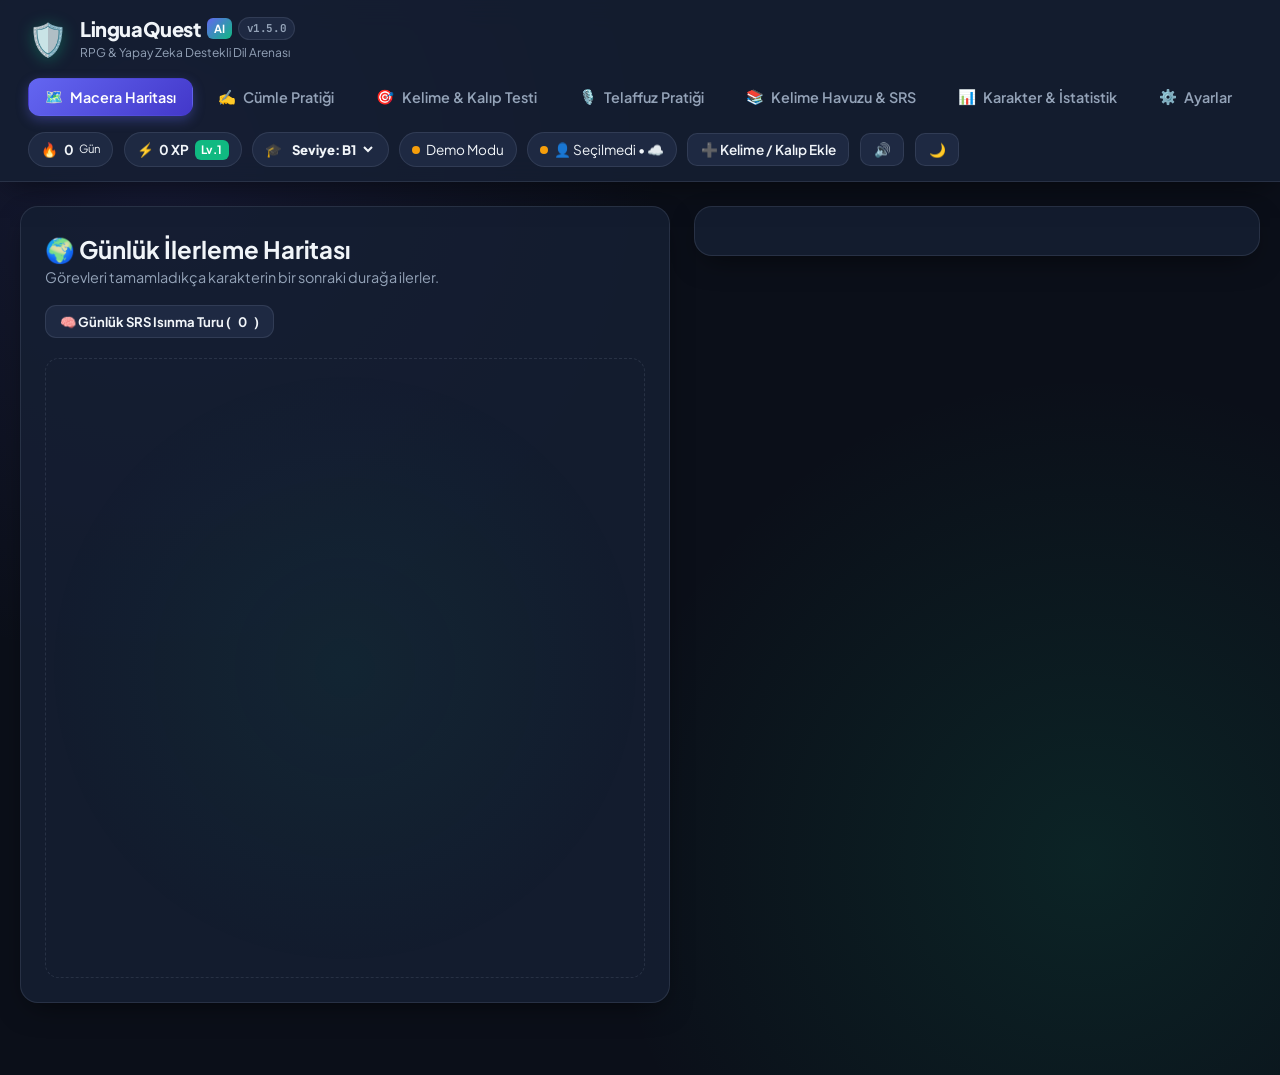
<file: index.html>
<!DOCTYPE html>
<html lang="tr" data-theme="dark">

<head>
    <meta charset="UTF-8" />
    <meta name="viewport"
        content="width=device-width, initial-scale=1.0, maximum-scale=1.0, user-scalable=no, viewport-fit=cover" />
    <meta name="theme-color" content="#0b0f19" />
    <meta name="apple-mobile-web-app-capable" content="yes" />
    <meta name="mobile-web-app-capable" content="yes" />
    <meta name="apple-mobile-web-app-status-bar-style" content="black-translucent" />
    <meta name="apple-mobile-web-app-title" content="LinguaQuest" />
    <link rel="manifest" href="manifest.json" />
    <link rel="icon" type="image/svg+xml" href="icon.svg" />
    <link rel="apple-touch-icon" href="icon.svg" />
    <title>LinguaQuest AI — Oyunlaştırılmış İngilizce Öğrenme Platformu</title>
    <link rel="preconnect" href="https://fonts.googleapis.com">
    <link rel="preconnect" href="https://fonts.gstatic.com" crossorigin>
    <link
        href="https://fonts.googleapis.com/css2?family=Plus+Jakarta+Sans:wght@400;500;600;700;800&family=JetBrains+Mono:wght@500;700&display=swap"
        rel="stylesheet">
    <link rel="stylesheet" href="styles.css?v=1.6.0" />
</head>

<body>
    <!-- Üst Navigasyon ve Karakter Durum Çubuğu -->
    <header class="top-navbar">
        <div class="brand-area" id="nav-brand">
            <div class="brand-logo">🛡️</div>
            <div>
                <h1 class="brand-title">LinguaQuest <span class="badge-ai">AI</span> <span class="version-pill" id="app-version-badge">v1.5.0</span></h1>
                <p class="brand-subtitle">RPG & Yapay Zeka Destekli Dil Arenası</p>
            </div>
        </div>

        <nav class="main-tabs">
            <button class="tab-btn active" data-tab="map-view">
                <span class="tab-icon">🗺️</span>
                <span>Macera Haritası</span>
            </button>
            <button class="tab-btn" data-tab="sentence-practice-view">
                <span class="tab-icon">✍️</span>
                <span>Cümle Pratiği</span>
            </button>
            <button class="tab-btn" data-tab="vocab-test-view">
                <span class="tab-icon">🎯</span>
                <span>Kelime & Kalıp Testi</span>
            </button>
            <button class="tab-btn" data-tab="pronunciation-view">
                <span class="tab-icon">🎙️</span>
                <span>Telaffuz Pratiği</span>
            </button>
            <button class="tab-btn" data-tab="vocab-view">
                <span class="tab-icon">📚</span>
                <span>Kelime Havuzu & SRS</span>
                <span class="pill-counter" id="srs-due-badge" style="display:none">0</span>
            </button>
            <button class="tab-btn" data-tab="stats-view">
                <span class="tab-icon">📊</span>
                <span>Karakter & İstatistik</span>
            </button>
            <button class="tab-btn" data-tab="settings-view">
                <span class="tab-icon">⚙️</span>
                <span>Ayarlar</span>
            </button>
        </nav>

        <div class="hud-stats">
            <div class="hud-pill streak-pill" title="Günlük Aktif Seri (Streak)">
                <span>🔥</span>
                <strong id="hud-streak">0</strong>
                <small>Gün</small>
            </div>
            <div class="hud-pill xp-pill" title="Deneyim Puanı & Seviye">
                <span>⚡</span>
                <strong id="hud-xp">0 XP</strong>
                <span class="lvl-tag" id="hud-level">Lv.1</span>
            </div>
            <div class="hud-pill cefr-select-pill"
                title="İngilizce Seviyenizi Seçin (Kelime ve Cümleler Buna Göre Gelir)">
                <span>🎓</span>
                <select id="hud-cefr-select" class="hud-inline-select">
                    <option value="A1">Seviye: A1</option>
                    <option value="A2">Seviye: A2</option>
                    <option value="B1" selected>Seviye: B1</option>
                    <option value="B2">Seviye: B2</option>
                    <option value="C1">Seviye: C1</option>
                </select>
            </div>
            <div class="hud-pill ai-status-pill" id="hud-ai-mode" title="Gemini API Bağlantı Durumu">
                <span class="status-dot demo"></span>
                <span id="hud-ai-text">Demo Modu</span>
            </div>
            <div class="hud-pill cloud-status-pill" id="hud-cloud-mode" style="cursor:pointer;"
                title="Kullanıcı Profili & GitHub Gist Bulut Senkronizasyonu (Tıklayın)">
                <span class="status-dot demo" id="hud-cloud-dot"></span>
                <span id="hud-cloud-text">👤 Seçilmedi • ☁️</span>
            </div>
            <button class="icon-btn" id="btn-quick-add-word"
                title="Yeni Kelime, Phrasal Verb veya Bağlaç Kalıbı Ekle (+ AI Doldur)">
                ➕<span class="quick-add-label"> Kelime / Kalıp Ekle</span>
            </button>
            <button class="icon-btn" id="btn-tts-toggle" title="İngilizce Sesli Telaffuz (Açık / Sessiz)">
                🔊
            </button>
            <button class="icon-btn theme-toggle-btn" id="btn-theme-toggle" title="Karanlık / Aydınlık Mod Değiştir">
                🌙
            </button>
        </div>
    </header>

    <!-- Ana İçerik Alanı -->
    <main class="app-container">

        <!-- 1. GÖRÜNÜM: KIVRIMLI SVG MACERA HARİTASI VE 4 AŞAMALI GÜNLÜK ALT HARİTA -->
        <section id="map-view" class="view-section active">
            <div class="map-layout">
                <!-- Sol: Kıvrımlı SVG Günler Haritası -->
                <div class="world-map-card glass-panel">
                    <div class="panel-header">
                        <div>
                            <h2>🌍 Günlük İlerleme Haritası</h2>
                            <p class="text-muted">Görevleri tamamladıkça karakterin bir sonraki durağa ilerler.</p>
                        </div>
                        <button class="btn btn-secondary btn-sm" id="btn-warmup-srs">
                            🧠 Günlük SRS Isınma Turu (<span id="warmup-count">0</span>)
                        </button>
                    </div>

                    <div class="svg-map-wrapper" id="svg-map-container">
                        <!-- JS tarafından dinamik kıvrımlı SVG Path ve Gün Düğümleri (Day 1, Day 2...) + Avatar buraya çizilir -->
                    </div>
                </div>

                <!-- Sağ: Seçili Günün 4 Aşamalı Alt Haritası (Quest Panel) -->
                <div class="day-quest-card glass-panel" id="day-quest-panel">
                    <!-- JS tarafından seçili günün 4 aşaması buraya yüklenir -->
                </div>
            </div>
        </section>

        <!-- 1.A GÖRÜNÜM: SERBEST CÜMLE PRATİĞİ (ÖN SEÇİM + 3 KATMANLI AI ARENASI) -->
        <section id="sentence-practice-view" class="view-section">
            <div id="sentence-practice-container">
                <!-- JS tarafından önce çalışma alanı seçimi (Karışık, Seviye, Konu, Öğrenilen Kelimeler vb.), sonra cümle çeviri arenası çizilir -->
            </div>
        </section>

        <!-- 1.B GÖRÜNÜM: KELİME & KALIP HAVUZUNDAN TEST (ÖN SEÇİM + ÇOKTAN SEÇMELİ ARENA) -->
        <section id="vocab-test-view" class="view-section">
            <div id="vocab-test-container">
                <!-- JS tarafından önce hangi alanda çalışmak istediği (Hepsinden Rastgele, Öğreniliyor, En Çok Hata Yapılanlar vb.), sonra çoktan seçmeli test çizilir -->
            </div>
        </section>

        <!-- 1.C GÖRÜNÜM: TELAFFUZ PRATİĞİ (MİKROFON İLE KONUŞMA & DOĞRULUK KONTROLÜ) -->
        <section id="pronunciation-view" class="view-section">
            <div id="pronunciation-container">
                <!-- JS tarafından telaffuz pratiği kurulum ve mikrofon ekranı çizilir -->
            </div>
        </section>

        <!-- 2. GÖRÜNÜM: KELİME HAVUZU, OXFORD 3000 YÜKLEYİCİ & ARALIKLI TEKRAR (SRS) -->
        <section id="vocab-view" class="view-section">
            <div class="vocab-header glass-panel">
                <div class="vocab-header-top">
                    <div>
                        <h2>📚 Kelime & Kalıp Havuzu (Çoklu Anlam + SRS)</h2>
                        <p class="text-muted">CEFR (A1-B2) seviyelerine göre ayrılmış kelime dağarcığı, özel eklemelerin
                            ve 3-7-21 gün aralıklı tekrar durumların.</p>
                    </div>
                    <div class="vocab-actions">
                        <button class="btn btn-primary" id="btn-open-add-word-modal">➕ Kelime Ekle</button>
                        <button class="btn btn-accent" id="btn-open-add-phrasal-modal">🚀 Phrasal Verb Ekle</button>
                        <button class="btn btn-secondary" id="btn-open-add-connector-modal">🔗 Bağlaç / Kalıp
                            Ekle</button>
                        <button class="btn btn-accent btn-sm" id="btn-ai-find-missing-words"
                            title="Mevcut havuzda OLMAYAN kelimeleri/phrasal verb'leri/bağlaçları seçili seviyene göre AI ile bulup otomatik ekler">
                            🤖 Olmayan Kelimeleri AI ile Bul & Ekle
                        </button>
                        <button class="btn btn-warning btn-sm" id="btn-bulk-ai-enrich"
                            title="Tek anlamlı kelime ve bağlaçlara yapay zeka ile otomatik 3-4 yan anlam ekler">
                            ✨ Eksik Yan Anlamları AI ile Tamamla (3-4 Anlam)
                        </button>
                        <button class="btn btn-primary btn-sm" id="btn-open-word-pack-modal"
                            title="Hazır A1-B2 paketlerini tek tıkla yükle, yapay zekadan toplu kelime çek veya dış kaynaklardan CSV/JSON indir">
                            🌐 Kelime Paketi İndir / AI Üret
                        </button>
                        <label class="btn btn-secondary btn-sm file-label">
                            📥 JSON/CSV Yükle
                            <input type="file" id="input-bulk-vocab" accept=".json,.csv" hidden />
                        </label>
                    </div>
                </div>

                <!-- 3. KURAL: Kelime, Phrasal Verb ve Bağlaçlar Ayrı Sekmelerde + 1. KURAL: Her Filtrede Kaç Adet Olduğu -->
                <div class="vocab-type-tabs" id="vocab-subtabs">
                    <button type="button" class="vocab-subtab-btn active" data-subtab="word">
                        📘 Kelimeler <span class="subtab-count" id="cnt-tab-word">0</span>
                    </button>
                    <button type="button" class="vocab-subtab-btn" data-subtab="phrasal">
                        🚀 Phrasal Verbler <span class="subtab-count" id="cnt-tab-phrasal">0</span>
                    </button>
                    <button type="button" class="vocab-subtab-btn" data-subtab="connector">
                        🔗 Bağlaçlar & Kalıplar <span class="subtab-count" id="cnt-tab-connector">0</span>
                    </button>
                    <button type="button" class="vocab-subtab-btn" data-subtab="mistakes">
                        ⚠️ En Çok Yanlış Yapılanlar <span class="subtab-count danger" id="cnt-tab-mistakes">0</span>
                    </button>
                    <button type="button" class="vocab-subtab-btn" data-subtab="all">
                        📚 Tümü <span class="subtab-count" id="cnt-tab-all">0</span>
                    </button>
                </div>

                <div class="vocab-filters">
                    <input type="text" id="vocab-search" class="form-input"
                        placeholder="🔍 İngilizce ifade veya Türkçe anlam ara..." />
                    <select id="vocab-filter-status" class="form-select">
                        <option value="all">Tüm SRS Statüleri</option>
                        <option value="new">🆕 Yeni</option>
                        <option value="learning">🌱 Öğreniliyor</option>
                        <option value="review">🔄 Tekrar Bekleyen</option>
                        <option value="mastered">👑 Ustalaşıldı</option>
                    </select>
                    <select id="vocab-filter-cefr" class="form-select">
                        <option value="all">Tüm Seviyeler (A1-C1)</option>
                        <option value="A1">A1</option>
                        <option value="A2">A2</option>
                        <option value="B1">B1</option>
                        <option value="B2">B2</option>
                        <option value="C1">C1</option>
                    </select>
                    <select id="vocab-sort-order" class="form-select">
                        <option value="default">🔃 Sıralama: Varsayılan</option>
                        <option value="most_wrong">⚠️ En Çok Yanlış Yapılanlar Üstte</option>
                        <option value="most_asked">📊 En Çok Testte Çıkanlar Üstte</option>
                        <option value="az">🔤 Alfabetik (A ➔ Z)</option>
                    </select>
                </div>

                <div class="vocab-filter-summary-bar" id="vocab-filter-summary">
                    <!-- Dinamik filtre sayaç özeti buraya yazılır -->
                </div>
            </div>

            <div class="vocab-grid" id="vocab-list-container">
                <!-- Kelime kartları JS ile buraya render edilir -->
            </div>
        </section>

        <!-- 3. GÖRÜNÜM: KARAKTER İSTATİSTİK & DETAYLI İLERLEME ANALİZ EKRANI -->
        <section id="stats-view" class="view-section">
            <!-- Üst Satır: Karakter Kartı + Bugünkü Özet -->
            <div class="stats-top-grid">
                <div class="glass-panel character-sheet">
                    <div class="char-avatar-box">
                        <div class="char-avatar-large" id="stats-avatar">🧙‍♂️</div>
                        <span class="char-level-badge" id="stats-level-badge">Seviye 1</span>
                    </div>
                    <div class="char-info">
                        <h2 id="stats-char-title">Çırak Dilgezgin</h2>
                        <p class="text-muted">Aktif Cümle Üretimi &amp; Kelime Analiz Paneli</p>
                        <div class="xp-progress-bar">
                            <div class="xp-progress-fill" id="stats-xp-bar" style="width: 15%"></div>
                        </div>
                        <small id="stats-xp-text" class="text-muted">0 / 250 XP sonraki seviyeye</small>
                    </div>
                </div>

                <!-- Bugünün Canlı Özeti -->
                <div class="glass-panel today-summary-panel">
                    <div class="today-summary-header">
                        <h3>⚡ Bugünkü Performansın</h3>
                        <span class="tag-badge tag-cefr" id="stats-today-date">Bugün</span>
                    </div>
                    <div class="today-mini-grid" id="stats-today-grid">
                        <div class="today-mini-card">
                            <strong id="today-words-count">0</strong>
                            <span>Çalışılan Kelime</span>
                        </div>
                        <div class="today-mini-card">
                            <strong id="today-quiz-q-count">0</strong>
                            <span>Çözülen Soru</span>
                        </div>
                        <div class="today-mini-card">
                            <strong id="today-sentences-count">0</strong>
                            <span>Kurulan Cümle</span>
                        </div>
                        <div class="today-mini-card">
                            <strong id="today-mastered-count">0</strong>
                            <span>Ustalaşılan</span>
                        </div>
                        <div class="today-mini-card">
                            <strong id="today-xp-count">+0 XP</strong>
                            <span>Bugünkü XP</span>
                        </div>
                    </div>
                </div>
            </div>

            <!-- 8'li Kapsamlı KPI Kartları (Kelime Testi, Ortalamalar, Cümleler, Seri) -->
            <div class="analytics-kpi-grid">
                <div class="glass-panel kpi-card">
                    <span class="kpi-icon">🧪</span>
                    <div class="kpi-body">
                        <h3 id="stat-total-vocab-tests">0</h3>
                        <p>Toplam Kelime Testi</p>
                        <small id="stat-total-quiz-answers" class="text-muted">0 soru çözüldü</small>
                    </div>
                </div>
                <div class="glass-panel kpi-card">
                    <span class="kpi-icon">📖</span>
                    <div class="kpi-body">
                        <h3 id="stat-total-words-studied">0</h3>
                        <p>Çalışılan Benzersiz Kelime</p>
                        <small id="stat-words-coverage" class="text-muted">Havuzun %0'ı</small>
                    </div>
                </div>
                <div class="glass-panel kpi-card">
                    <span class="kpi-icon">📈</span>
                    <div class="kpi-body">
                        <h3 id="stat-daily-avg-words">0</h3>
                        <p>Günlük Ort. Kelime</p>
                        <small id="stat-daily-avg-questions" class="text-muted">Ort. 0 soru / gün</small>
                    </div>
                </div>
                <div class="glass-panel kpi-card">
                    <span class="kpi-icon">🎯</span>
                    <div class="kpi-body">
                        <h3 id="stat-vocab-quiz-acc">%0</h3>
                        <p>Kelime Testi Doğruluğu</p>
                        <small id="stat-vocab-correct-wrong" class="text-muted">0 doğru • 0 yanlış</small>
                    </div>
                </div>
                <div class="glass-panel kpi-card">
                    <span class="kpi-icon">✍️</span>
                    <div class="kpi-body">
                        <h3 id="stat-total-sentences">0</h3>
                        <p>Kurulan Toplam Cümle</p>
                        <small id="stat-daily-avg-sentences" class="text-muted">Ort. 0 cümle / gün</small>
                    </div>
                </div>
                <div class="glass-panel kpi-card">
                    <span class="kpi-icon">🏅</span>
                    <div class="kpi-body">
                        <h3 id="stat-avg-accuracy">%0</h3>
                        <p>Ort. Çeviri Puanı</p>
                        <small id="stat-sentence-sessions" class="text-muted">0 cümle oturumu</small>
                    </div>
                </div>
                <div class="glass-panel kpi-card">
                    <span class="kpi-icon">🔥</span>
                    <div class="kpi-body">
                        <h3 id="stat-active-streak">0 Gün</h3>
                        <p>Aktif Seri (Streak)</p>
                        <small id="stat-best-streak" class="text-muted">Rekor: 0 Gün</small>
                    </div>
                </div>
                <div class="glass-panel kpi-card">
                    <span class="kpi-icon">📅</span>
                    <div class="kpi-body">
                        <h3 id="stat-active-days-count">0 Gün</h3>
                        <p>Toplam Aktif Gün</p>
                        <small id="stat-completed-days-sub" class="text-muted">0 harita günü bitti</small>
                    </div>
                </div>
            </div>

            <!-- Son 14 Günlük Çalışma Grafiği (Kelime / Cümle / XP) -->
            <div class="glass-panel trend-chart-panel" style="margin-bottom:1.25rem;">
                <div class="panel-header" style="margin-bottom:0.85rem;">
                    <div>
                        <h3>📊 Son 14 Günlük Çalışma Trendi</h3>
                        <p class="text-muted" id="trend-summary-subtitle">Son 7 ve 14 günlük tempo analizi</p>
                    </div>
                    <div class="scenario-pills" id="stats-trend-tabs">
                        <button type="button" class="scenario-pill active" data-trend="words">📚 Kelime</button>
                        <button type="button" class="scenario-pill" data-trend="sentences">✍️ Cümle</button>
                        <button type="button" class="scenario-pill" data-trend="xp">⚡ XP</button>
                    </div>
                </div>
                <div id="stats-14day-chart" class="trend-bars-container"></div>
            </div>

            <!-- Seviye Bazlı (CEFR) + Havuz & Kategori Dağılımı -->
            <div class="stats-mid-grid">
                <div class="glass-panel">
                    <h3>🎓 Seviye Bazlı İlerleme (A1 – C1)</h3>
                    <p class="text-muted" style="margin-bottom:0.9rem;">Her CEFR seviyesindeki ustalaşma ve öğrenme oranın</p>
                    <div id="stats-cefr-breakdown"></div>
                </div>

                <div class="glass-panel distribution-panel">
                    <h3>📦 Kelime Havuzu &amp; Kategori Dağılımı</h3>
                    <div id="vocab-distribution-chart" class="dist-chart-area"></div>
                </div>
            </div>

            <!-- Aktivite Isı Haritası + Testlerde En Çok Zorlanılan Kelimeler -->
            <div class="stats-mid-grid">
                <div class="glass-panel heatmap-panel">
                    <div class="panel-header">
                        <div>
                            <h3>📅 Aktivite Isı Haritası (Son 12 Hafta)</h3>
                            <p class="text-muted">Günlük çalışma yoğunluğu (kelime + cümle + XP)</p>
                        </div>
                    </div>
                    <div id="activity-heatmap" class="heatmap-grid"></div>
                    <div class="heatmap-legend">
                        <span>Az</span>
                        <span class="heat-box lvl-0"></span>
                        <span class="heat-box lvl-1"></span>
                        <span class="heat-box lvl-2"></span>
                        <span class="heat-box lvl-3"></span>
                        <span class="heat-box lvl-4"></span>
                        <span>Çok</span>
                    </div>
                </div>

                <div class="glass-panel">
                    <h3>🎯 Testlerde En Çok Zorlanılan Kelimeler</h3>
                    <p class="text-muted" style="margin-bottom:0.85rem;">Kelime testlerinde en fazla yanlış işaretlediğin ifadeler</p>
                    <div id="stats-hardest-words-list"></div>
                </div>
            </div>

            <!-- Zayıf Noktalar: Hata Kumbarası (Mistake Bank) -->
            <div class="glass-panel mistake-bank-panel">
                <div class="panel-header">
                    <div>
                        <h3>⚠️ Cümle Hata Kumbarası (Mistake Bank)</h3>
                        <p class="text-muted">Aktif Çeviri Arenasında en sık hata yaptığın veya unuttuğun kelimeler ve kalıplar.</p>
                    </div>
                    <button class="btn btn-danger" id="btn-start-mistake-exam">
                        ⚔️ Hata Telafi Sınavı Başlat
                    </button>
                </div>
                <div id="mistake-list-container" class="mistake-list"></div>
            </div>
        </section>

        <!-- 4. GÖRÜNÜM: AYARLAR VE GEMINI API KEY -->
        <section id="settings-view" class="view-section">
            <div class="settings-single-col">
                <!-- Gemini AI Yapılandırması -->
                <div class="glass-panel">
                    <div style="display:flex;justify-content:space-between;align-items:center;gap:0.75rem;flex-wrap:wrap;">
                        <h3>🤖 Google Gemini Yapay Zeka &amp; Profil Ayarları</h3>
                        <span class="version-pill" id="settings-version-badge">v1.5.0</span>
                    </div>
                    <p class="text-muted" style="margin-top:0.35rem;">Dinamik cümle üretimi, 3 katmanlı çeviri analizi, gün sonu hikayesi ve "AI
                        ile Kelime Doldur" özellikleri doğrudan tarayıcınızdan Gemini REST API'ye bağlanır. Anahtarınız ve tüm ilerlemeniz
                        otomatik olarak bulut profilinize kaydedilir.</p>

                    <div class="form-group">
                        <label for="setting-api-key">Google Gemini API Key</label>
                        <div class="input-with-btn">
                            <input type="password" id="setting-api-key" class="form-input" placeholder="AIzaSy..." />
                            <button class="btn btn-secondary" type="button" id="btn-toggle-key-vis">👁️</button>
                        </div>
                        <small class="text-muted">Kaydettiğinizde Gemini API anahtarınız şifrelenerek bulut profilinize senkronize edilir; başka cihazda tekrar girmenize gerek kalmaz.</small>
                    </div>

                    <div class="form-group">
                        <label for="setting-ai-model">Gemini Modeli Seçin</label>
                        <div class="input-with-btn">
                            <select id="setting-ai-model" class="form-select">
                                <option value="gemini-3.8-flash">gemini-3.8-flash (Önerilen - Hızlı &amp; Akıllı)</option>
                                <option value="gemini-3.8-pro">gemini-3.8-pro (Derin Dil Analizi)</option>
                                <option value="gemini-2.5-pro">gemini-2.5-pro</option>
                            </select>
                            <button class="btn btn-accent" type="button" id="btn-scan-models"
                                title="Google sunucularındaki en güncel Gemini modellerini listele">
                                🔄 Tüm Modelleri Tara
                            </button>
                        </div>
                        <small class="text-muted" id="model-scan-info">Varsayılan modeller eskirse "Tüm Modelleri Tara"
                            butonuna basarak Google hesabınıza tanımlı en yeni modelleri çekebilirsiniz.</small>
                    </div>

                    <div class="form-row-2" style="margin-top:1rem;">
                        <div class="form-group" style="margin-top:0;">
                            <label for="setting-cefr-level">İngilizce Seviyeniz (CEFR)</label>
                            <select id="setting-cefr-level" class="form-select">
                                <option value="A1">A1 — Başlangıç (Beginner)</option>
                                <option value="A2">A2 — Temel (Elementary)</option>
                                <option value="B1" selected>B1 — Orta (Intermediate)</option>
                                <option value="B2">B2 — İyi Orta (Upper-Intermediate)</option>
                                <option value="C1">C1 — İleri (Advanced)</option>
                            </select>
                        </div>

                        <div class="form-group" style="margin-top:0;">
                            <label for="setting-avatar">Karakter Avatarı</label>
                            <select id="setting-avatar" class="form-select">
                                <option value="🧙‍♂️">🧙‍♂️ Büyücü (Wizard)</option>
                                <option value="🥷">🥷 Ninja</option>
                                <option value="🦸‍♀️">🦸‍♀️ Süper Kahraman</option>
                                <option value="🤖">🤖 Siber Gezgin</option>
                                <option value="🦊">🦊 Bilge Tilki</option>
                            </select>
                        </div>
                    </div>

                    <div class="form-actions" style="justify-content:space-between;align-items:center;">
                        <div style="display:flex;gap:0.65rem;flex-wrap:wrap;">
                            <button class="btn btn-primary" id="btn-save-settings">💾 Ayarları Kaydet &amp; Buluta Gönder</button>
                            <button class="btn btn-secondary" id="btn-test-api">🔌 API Bağlantısını Test Et</button>
                        </div>
                        <button class="btn btn-danger btn-sm" id="btn-reset-progress-keep-words">🧹 İlerlemeyi Sıfırla</button>
                    </div>
                    <div id="api-test-feedback" class="feedback-banner" style="display:none"></div>
                </div>
            </div>
        </section>

    </main>

    <!-- AŞAMA (STAGE 1, 2, 3, 4) & SRS ISINMA TAM EKRAN / GENİŞ MODAL ARENASI -->
    <div id="stage-modal-overlay" class="modal-overlay" style="display:none">
        <div class="modal-window stage-modal-window">
            <div class="modal-header">
                <div>
                    <span class="stage-badge" id="stage-modal-badge">Aşama 1</span>
                    <h2 id="stage-modal-title">Kelime Avı</h2>
                </div>
                <button class="modal-close-btn" id="btn-close-stage-modal">✕</button>
            </div>
            <div class="modal-body" id="stage-modal-body">
                <!-- Aşama 1, 2, 3, 4 veya SRS/Telafi Sınavı içeriği dinamik olarak buraya çizilir -->
            </div>
        </div>
    </div>

    <!-- YENİ KELİME / PHRASAL VERB / BAĞLAÇ EKLEME (+ AI İLE 3-4 ANLAM DOLDUR) MODALI -->
    <div id="add-word-modal-overlay" class="modal-overlay" style="display:none">
        <div class="modal-window">
            <div class="modal-header">
                <div>
                    <span class="stage-badge" id="add-modal-badge">Özel Havuz</span>
                    <h2 id="add-modal-title">✨ Yeni Kelime, Phrasal Verb veya Bağlaç Ekle</h2>
                </div>
                <button class="modal-close-btn" id="btn-close-add-word-modal">✕</button>
            </div>
            <div class="modal-body">
                <div class="form-group">
                    <label>Eklemek İstediğiniz Türü Seçin</label>
                    <div class="scenario-pills" id="add-type-preset-pills">
                        <button type="button" class="scenario-pill active" data-preset="word">📘 Kelime (Word)</button>
                        <button type="button" class="scenario-pill" data-preset="phrasal">🚀 Phrasal Verb (figure out,
                            put off...)</button>
                        <button type="button" class="scenario-pill" data-preset="connector">🔗 Bağlaç / Kalıp (as long
                            as, in terms of...)</button>
                    </div>
                </div>

                <div class="form-group">
                    <label>İngilizce Kelime, Phrasal Verb veya Bağlaç Kalıbı</label>
                    <div class="input-with-btn">
                        <input type="text" id="new-word-term" class="form-input"
                            placeholder="Örn: resilient, figure out, on the other hand, take into account..." />
                        <button type="button" class="btn btn-accent" id="btn-ai-autofill-word">
                            ✨ AI ile 3-4 Anlam Doldur
                        </button>
                    </div>
                    <small class="text-muted">Sadece İngilizce ifadeyi yazıp "AI ile 3-4 Anlam Doldur" butonuna
                        basarsanız birincil anlamı ve 3 yan anlamı örnek cümleleriyle otomatik doldurulur.</small>
                </div>

                <div class="form-row-2">
                    <div class="form-group">
                        <label>Harita Aşama Kategorisi</label>
                        <select id="new-word-category" class="form-select">
                            <option value="word">Aşama 1: Kelime Havuzu (Word)</option>
                            <option value="phrase">Aşama 2: Phrasal Verb / Bağlaç / Kalıp Atölyesi</option>
                        </select>
                    </div>
                    <div class="form-group">
                        <label>Tür Etiketi & CEFR Seviyesi</label>
                        <div class="form-row-2">
                            <input type="text" id="new-word-pos" class="form-input"
                                placeholder="verb / phrasal verb / connector" />
                            <select id="new-word-cefr" class="form-select">
                                <option value="A1">A1</option>
                                <option value="A2">A2</option>
                                <option value="B1" selected>B1</option>
                                <option value="B2">B2</option>
                                <option value="C1">C1</option>
                            </select>
                        </div>
                    </div>
                </div>

                <div id="new-word-meanings-list">
                    <div class="meaning-input-group">
                        <h4>1. Birincil Anlam (Temel Bağlam)</h4>
                        <div class="form-row-2">
                            <input type="text" class="form-input m-tr" placeholder="1. Türkçe anlamı (Zorunlu)" />
                            <input type="text" class="form-input m-ctx" placeholder="Bağlam (örn: Günlük Hayat)" />
                        </div>
                        <input type="text" class="form-input m-ex" placeholder="İngilizce örnek cümle" />
                        <input type="text" class="form-input m-extr" placeholder="Örnek cümlenin Türkçe çevirisi" />
                    </div>
                    <div class="meaning-input-group">
                        <h4>2. Yan Anlam (İş / Profesyonel Bağlam - İsteğe Bağlı)</h4>
                        <div class="form-row-2">
                            <input type="text" class="form-input m-tr" placeholder="2. Türkçe yan anlamı" />
                            <input type="text" class="form-input m-ctx" placeholder="Bağlam (örn: İş / Yönetim)" />
                        </div>
                        <input type="text" class="form-input m-ex" placeholder="İngilizce örnek cümle" />
                        <input type="text" class="form-input m-extr" placeholder="Örnek cümlenin Türkçe çevirisi" />
                    </div>
                    <div class="meaning-input-group">
                        <h4>3. Yan Anlam (Teknik / Akademik Bağlam - İsteğe Bağlı)</h4>
                        <div class="form-row-2">
                            <input type="text" class="form-input m-tr" placeholder="3. Türkçe yan anlamı" />
                            <input type="text" class="form-input m-ctx" placeholder="Bağlam (örn: Teknik / Yazılım)" />
                        </div>
                        <input type="text" class="form-input m-ex" placeholder="İngilizce örnek cümle" />
                        <input type="text" class="form-input m-extr" placeholder="Örnek cümlenin Türkçe çevirisi" />
                    </div>
                    <div class="meaning-input-group">
                        <h4>4. Yan Anlam (Mecazi / Deyimsel Bağlam - İsteğe Bağlı)</h4>
                        <div class="form-row-2">
                            <input type="text" class="form-input m-tr" placeholder="4. Türkçe yan anlamı" />
                            <input type="text" class="form-input m-ctx" placeholder="Bağlam (örn: Mecazi / Deyim)" />
                        </div>
                        <input type="text" class="form-input m-ex" placeholder="İngilizce örnek cümle" />
                        <input type="text" class="form-input m-extr" placeholder="Örnek cümlenin Türkçe çevirisi" />
                    </div>
                </div>

                <div class="form-actions">
                    <button type="button" class="btn btn-primary" id="btn-save-custom-word">💾 Havuza Kaydet</button>
                </div>
            </div>
        </div>
    </div>

    <!-- İLK KURULUM: GEMINI API KEY & MODEL TARAMA REHBERİ MODALI -->
    <div id="api-onboarding-modal" class="modal-overlay" style="display:none">
        <div class="modal-window">
            <div class="modal-header">
                <div>
                    <span class="stage-badge">Başlangıç Kurulumu</span>
                    <h2>🔑 Önce Google Gemini API Anahtarınızı Girin</h2>
                </div>
                <button class="modal-close-btn" id="btn-close-onboarding">✕</button>
            </div>
            <div class="modal-body">
                <p class="text-muted">
                    <strong>LinguaQuest AI</strong>; günün kelimelerine özel 10 çeviri cümlesi üretmek, cümlelerinize 3
                    katmanlı (Gramer + Native Touch + Alternatif) geri bildirim vermek ve gün sonu hikayesini oluşturmak
                    için doğrudan kendi <strong>Google Gemini API Key</strong>'inizi kullanır.
                </p>

                <div class="form-group">
                    <label for="onboard-api-key">1. Google Gemini API Key Girin</label>
                    <div class="input-with-btn">
                        <input type="password" id="onboard-api-key" class="form-input"
                            placeholder="AIzaSy... (Google AI Studio anahtarınız)" />
                        <button class="btn btn-secondary" type="button" id="btn-onboard-toggle-vis">👁️</button>
                    </div>
                    <small class="text-muted">Anahtarınız yalnızca tarayıcınızdaki yerel IndexedDB'ye kaydedilir, hiçbir
                        sunucuya gönderilmez.</small>
                </div>

                <div class="form-group">
                    <label for="onboard-ai-model">2. Gemini Modelini Seçin veya Güncel Modelleri Tarayın</label>
                    <div class="input-with-btn">
                        <select id="onboard-ai-model" class="form-select">
                            <option value="gemini-2.5-flash">gemini-2.5-flash (Önerilen - Hızlı & Akıllı)</option>
                            <option value="gemini-2.5-pro">gemini-2.5-pro (Derin Dil Analizi)</option>
                            <option value="gemini-2.0-flash">gemini-2.0-flash</option>
                        </select>
                        <button class="btn btn-accent" type="button" id="btn-onboard-scan-models">
                            🔄 Tüm Modelleri Tara
                        </button>
                    </div>
                    <small class="text-muted" id="onboard-scan-status">API anahtarınızı yazdıktan sonra "Tüm Modelleri
                        Tara" butonuna basarak en güncel modelleri listeleyebilirsiniz.</small>
                </div>

                <div class="form-actions" style="justify-content:space-between;margin-top:1.5rem;">
                    <button type="button" class="btn btn-secondary" id="btn-onboard-skip-demo">
                        🧪 Şimdilik Demo Modunda Devam Et
                    </button>
                    <button type="button" class="btn btn-primary" id="btn-onboard-save-start">
                        🚀 Anahtarı Kaydet ve Maceraya Başla
                    </button>
                </div>
            </div>
        </div>
    </div>

    <!-- KELİME PAKETLERİ & AI TOPLU KELİME İNDİRME MERKEZİ MODALI -->
    <div id="word-pack-modal-overlay" class="modal-overlay" style="display:none">
        <div class="modal-window stage-modal-window">
            <div class="modal-header">
                <div>
                    <span class="stage-badge">Kelime Bankası Genişletici</span>
                    <h2>🌐 Kelime Paketi İndir, Hazır Paket Ekle veya AI ile Üret</h2>
                </div>
                <button class="modal-close-btn" id="btn-close-word-pack-modal">✕</button>
            </div>
            <div class="modal-body">
                <div class="meaning-input-group" style="margin-top:0;">
                    <h4>1️⃣ Uygulama İçi Hazır Seviye Paketlerini Tek Tıkla Yükle (İnternetsiz / Anında)</h4>
                    <p class="text-muted">Tüm kelimeler gerçek Türkçe anlamları ve kısa örnek cümleleriyle birlikte
                        anında havuzunuza eklenir:</p>
                    <div class="form-actions" style="margin-top:0.5rem;">
                        <button type="button" class="btn btn-primary btn-sm" id="btn-load-local-oxford3000">📚
                            oxford_3000.json (3.845 Kelime) İçe Aktar</button>
                        <button type="button" class="btn btn-primary btn-sm btn-load-pack-filter" data-lvl="A1"
                            data-cat="ALL">🐣 A1 Temel Başlangıç Paketi Ekle</button>
                        <button type="button" class="btn btn-accent btn-sm btn-load-pack-filter" data-lvl="A2"
                            data-cat="ALL">🌱 A2 Günlük Hayat Paketi Ekle</button>
                        <button type="button" class="btn btn-secondary btn-sm btn-load-pack-filter" data-lvl="ALL"
                            data-cat="phrase">🔗 Phrasal Verb & Bağlaç Paketi Ekle</button>
                        <button type="button" class="btn btn-warning btn-sm btn-load-pack-filter" data-lvl="ALL"
                            data-cat="ALL">📦 Tüm Hazır Oxford/NGSL Paketini Yükle (90+)</button>
                    </div>
                </div>

                <div class="meaning-input-group">
                    <h4>2️⃣ Yapay Zeka (Gemini) ile Seviyene ve Konuna Özel 15 Kelime Üret & Ekle</h4>
                    <p class="text-muted">Gemini API anahtarınız kayıtlıysa istediğiniz seviye, tür ve konuda sıfırdan
                        yeni kelimeleri çoklu anlamlarıyla havuza indirebilirsiniz:</p>
                    <div class="form-row-2" style="margin-top:0.35rem;">
                        <select id="ai-pack-level" class="form-select">
                            <option value="A1">A1 — Çok Basit / Başlangıç</option>
                            <option value="A2">A2 — Günlük Temel</option>
                            <option value="B1" selected>B1 — Orta Seviye</option>
                            <option value="B2">B2 — İleri Orta</option>
                            <option value="C1">C1 — Akademik / İleri</option>
                        </select>
                        <select id="ai-pack-type" class="form-select">
                            <option value="word">📘 Kelime (Word)</option>
                            <option value="phrasal">🚀 Phrasal Verb</option>
                            <option value="connector">🔗 Bağlaç / Kalıp</option>
                        </select>
                    </div>
                    <div class="input-with-btn" style="margin-top:0.5rem;">
                        <input type="text" id="ai-pack-topic" class="form-input" value="Günlük Hayat & Seyahat"
                            placeholder="Konu yazın (örn: Mutfak, Yazılım, İş Görüşmesi, Sağlık...)" />
                        <button type="button" class="btn btn-accent" id="btn-generate-ai-vocab-pack">✨ AI ile 15 Kelime
                            İndir</button>
                    </div>
                </div>

                <div class="meaning-input-group">
                    <h4>3️⃣ Dışarıdan Toplu 3000+ Kelime Listesi Nereden İndirilir? (Oxford 3000 / NGSL)</h4>
                    <ul class="text-muted"
                        style="padding-left:1.25rem;display:flex;flex-direction:column;gap:0.4rem;font-size:0.86rem;">
                        <li><strong>Oxford 3000 / 5000 GitHub & Kaggle Veri Setleri:</strong> GitHub üzerinde
                            <code>oxford 3000 csv json</code> veya Kaggle'da <code>Oxford 3000 words</code> aratarak
                            ücretsiz CSV/JSON listeleri indirebilirsiniz.
                        </li>
                        <li><strong>NGSL (New General Service List):</strong> <code>newgeneralservicelist.org</code>
                            üzerinden en sık kullanılan 2800 İngilizce kelime listesini CSV olarak indirebilirsiniz.
                        </li>
                        <li><strong>Kendi Excel / Google Sheets Listeniz:</strong> Excel'de
                            <code>term,pos,cefr,tr,example</code> sütunlarıyla hazırladığınız tabloyu CSV olarak
                            kaydedip <strong>📥 JSON/CSV Yükle</strong> butonuyla içeri aktarabilirsiniz.
                        </li>
                    </ul>
                    <div class="form-actions" style="margin-top:0.5rem;">
                        <button type="button" class="btn btn-secondary btn-sm" id="btn-download-sample-csv">⬇️ Örnek CSV
                            Şablonunu İndir (Excel'de Düzenlemek İçin)</button>
                    </div>
                </div>
            </div>
        </div>
    </div>

    <!-- KULLANICI PROFİLİ SEÇİM MODALI (ÇOKLU KULLANICI) -->
    <div id="username-prompt-modal" class="modal-overlay" style="display:none">
        <div class="modal-window">
            <div class="modal-header">
                <div>
                    <span class="stage-badge">Çoklu Kullanıcı Profili</span>
                    <h2>👤 Hangi Kullanıcı Olarak Devam Etmek İstiyorsunuz?</h2>
                </div>
                <button class="modal-close-btn" id="btn-close-user-modal">✕</button>
            </div>
            <div class="modal-body">
                <p class="text-muted">
                    Başlamak için adınızı seçin. Tüm ilerlemeniz ve Gemini API anahtarınız bulut hesabınızdan otomatik yüklenecektir:
                </p>
                <div id="modal-user-select-grid" class="user-select-grid">
                    <!-- JS tarafından cloudConfig.js içindeki izinli kullanıcılar buraya çizilir -->
                </div>
                <div id="modal-user-status" class="feedback-banner" style="display:none;"></div>
            </div>
        </div>
    </div>

    <!-- KONFETİ & GÜN TAMAMLANDI KUTLAMA OVERLAY -->
    <canvas id="confetti-canvas"></canvas>

    <!-- Bildirim Toast Alanı -->
    <div id="toast-container"></div>

    <!-- Modüler Scriptler -->
    <script src="cloudConfig.js?v=1.6.0"></script>
    <script src="defaultWords.js?v=1.6.0"></script>
    <script src="db.js?v=1.6.0"></script>
    <script src="gemini.js?v=1.6.0"></script>
    <script src="gameEngine.js?v=1.6.0"></script>
    <script src="ui.js?v=1.6.0"></script>
    <script>
        if ('serviceWorker' in navigator && window.location.protocol.startsWith('http')) {
            window.addEventListener('load', () => {
                let refreshing = false;
                navigator.serviceWorker.addEventListener('controllerchange', () => {
                    if (!refreshing) {
                        refreshing = true;
                        window.location.reload();
                    }
                });
                navigator.serviceWorker.register('./sw.js', { updateViaCache: 'none' }).then((reg) => {
                    // Uygulama her açılışta ve odaklanmada arka planda yeni GitHub güncellemesi var mı kontrol eder
                    reg.update().catch(() => {});
                    document.addEventListener('visibilitychange', () => {
                        if (document.visibilityState === 'visible') {
                            reg.update().catch(() => {});
                        }
                    });
                }).catch((err) => {
                    console.warn('Service Worker kaydı başarısız:', err);
                });
            });
        }
    </script>
</body>

</html>
</file>
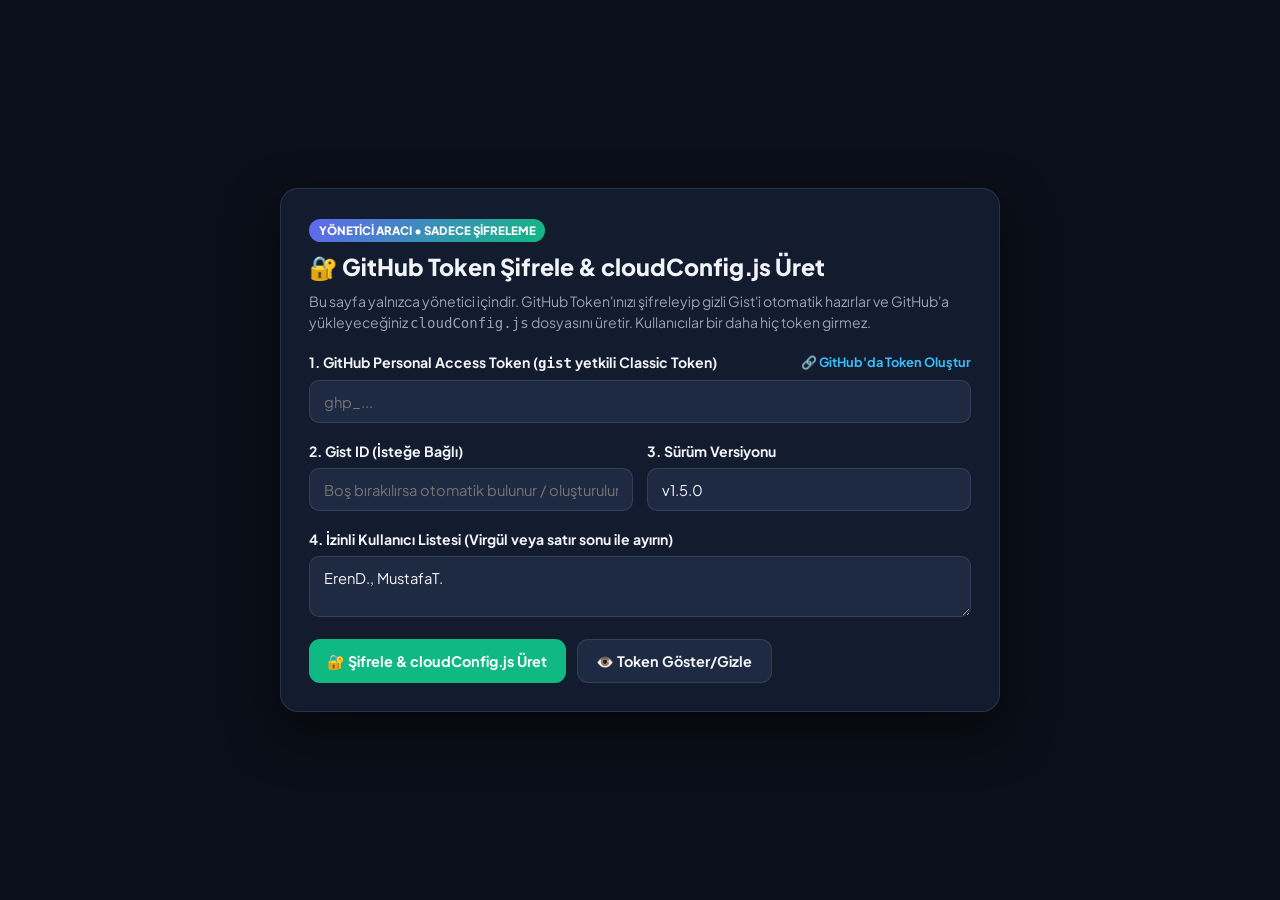
<file: admin-key-generator.html>
<!DOCTYPE html>
<html lang="tr" data-theme="dark">

<head>
    <meta charset="UTF-8" />
    <meta name="viewport" content="width=device-width, initial-scale=1.0" />
    <title>LinguaQuest AI — Yönetici Token Şifreleme & cloudConfig.js Üretici</title>
    <link rel="preconnect" href="https://fonts.googleapis.com">
    <link rel="preconnect" href="https://fonts.gstatic.com" crossorigin>
    <link href="https://fonts.googleapis.com/css2?family=Plus+Jakarta+Sans:wght@400;600;700;800&family=JetBrains+Mono:wght@500;700&display=swap" rel="stylesheet">
    <style>
        :root {
            --bg: #0b0f19;
            --card: #131b2e;
            --elevated: #1e2942;
            --text: #f1f5f9;
            --muted: #94a3b8;
            --border: rgba(148, 163, 184, 0.18);
            --primary: #10b981;
            --accent: #6366f1;
            --danger: #ef4444;
            --warning: #f59e0b;
        }
        * { box-sizing: border-box; margin: 0; padding: 0; }
        body {
            font-family: 'Plus Jakarta Sans', -apple-system, sans-serif;
            background: var(--bg);
            color: var(--text);
            min-height: 100vh;
            display: flex;
            align-items: center;
            justify-content: center;
            padding: 1.5rem;
            line-height: 1.5;
        }
        .card {
            width: 100%;
            max-width: 720px;
            background: var(--card);
            border: 1px solid var(--border);
            border-radius: 18px;
            padding: 1.75rem;
            box-shadow: 0 20px 50px rgba(0, 0, 0, 0.55);
        }
        .badge {
            display: inline-block;
            background: linear-gradient(135deg, var(--accent), var(--primary));
            color: #fff;
            font-size: 0.72rem;
            font-weight: 800;
            padding: 0.2rem 0.6rem;
            border-radius: 99px;
            margin-bottom: 0.5rem;
        }
        h1 { font-size: 1.45rem; font-weight: 800; margin-bottom: 0.35rem; }
        .muted { color: var(--muted); font-size: 0.88rem; }
        .group { margin-top: 1.1rem; display: flex; flex-direction: column; gap: 0.4rem; }
        label { font-weight: 700; font-size: 0.88rem; display: flex; justify-content: space-between; align-items: center; gap: 0.5rem; flex-wrap: wrap; }
        label a { color: #38bdf8; font-size: 0.8rem; text-decoration: none; }
        label a:hover { text-decoration: underline; }
        input, textarea {
            width: 100%;
            padding: 0.72rem 0.9rem;
            border-radius: 10px;
            border: 1px solid var(--border);
            background: var(--elevated);
            color: var(--text);
            font-family: inherit;
            font-size: 0.92rem;
        }
        input:focus, textarea:focus { outline: 2px solid var(--accent); border-color: transparent; }
        .row-2 { display: grid; grid-template-columns: 1fr 1fr; gap: 0.85rem; }
        @media (max-width: 600px) { .row-2 { grid-template-columns: 1fr; } }
        .actions { margin-top: 1.35rem; display: flex; gap: 0.7rem; flex-wrap: wrap; }
        .btn {
            border: none;
            padding: 0.72rem 1.15rem;
            border-radius: 11px;
            font-family: inherit;
            font-weight: 700;
            font-size: 0.9rem;
            cursor: pointer;
            display: inline-flex;
            align-items: center;
            gap: 0.45rem;
        }
        .btn:disabled { opacity: 0.55; cursor: not-allowed; }
        .btn-primary { background: var(--primary); color: #fff; }
        .btn-accent { background: var(--accent); color: #fff; }
        .btn-secondary { background: var(--elevated); color: var(--text); border: 1px solid var(--border); }
        .status {
            margin-top: 1rem;
            padding: 0.85rem 1rem;
            border-radius: 11px;
            font-size: 0.88rem;
            font-weight: 600;
            display: none;
        }
        .status.info { display: block; background: var(--elevated); color: var(--text); }
        .status.ok { display: block; background: rgba(16, 185, 129, 0.16); color: #34d399; }
        .status.err { display: block; background: rgba(239, 68, 68, 0.18); color: #f87171; }
        pre {
            margin-top: 0.75rem;
            padding: 0.9rem;
            background: #090d16;
            border: 1px solid var(--border);
            border-radius: 10px;
            overflow-x: auto;
            font-family: 'JetBrains Mono', monospace;
            font-size: 0.8rem;
            color: #e2e8f0;
            user-select: all;
        }
        .output-wrap { display: none; margin-top: 1.2rem; }
    </style>
</head>

<body>
    <div class="card">
        <span class="badge">YÖNETİCİ ARACI • SADECE ŞİFRELEME</span>
        <h1>🔐 GitHub Token Şifrele &amp; cloudConfig.js Üret</h1>
        <p class="muted">
            Bu sayfa yalnızca yönetici içindir. GitHub Token'ınızı şifreleyip gizli Gist'i otomatik hazırlar ve
            GitHub'a yükleyeceğiniz <code>cloudConfig.js</code> dosyasını üretir. Kullanıcılar bir daha hiç token girmez.
        </p>

        <div class="group">
            <label for="gh-token">
                <span>1. GitHub Personal Access Token (<code>gist</code> yetkili Classic Token)</span>
                <a href="https://github.com/settings/tokens/new?scopes=gist&description=LinguaQuest+Sync" target="_blank" rel="noopener">🔗 GitHub'da Token Oluştur</a>
            </label>
            <input type="password" id="gh-token" placeholder="ghp_..." autocomplete="off" />
        </div>

        <div class="row-2">
            <div class="group">
                <label for="gh-gist-id">2. Gist ID (İsteğe Bağlı)</label>
                <input type="text" id="gh-gist-id" placeholder="Boş bırakılırsa otomatik bulunur / oluşturulur" />
            </div>
            <div class="group">
                <label for="app-version">3. Sürüm Versiyonu</label>
                <input type="text" id="app-version" value="v1.5.0" placeholder="v1.5.0" />
            </div>
        </div>

        <div class="group">
            <label for="allowed-users">4. İzinli Kullanıcı Listesi (Virgül veya satır sonu ile ayırın)</label>
            <textarea id="allowed-users" rows="2">ErenD., MustafaT.</textarea>
        </div>

        <div class="actions">
            <button type="button" class="btn btn-primary" id="btn-generate">🔐 Şifrele &amp; cloudConfig.js Üret</button>
            <button type="button" class="btn btn-secondary" id="btn-toggle-vis">👁️ Token Göster/Gizle</button>
        </div>

        <div id="status-box" class="status"></div>

        <div id="output-wrap" class="output-wrap">
            <div class="muted" style="font-weight:700;color:var(--text);">Üretilen <code>cloudConfig.js</code> İçeriği:</div>
            <pre id="code-output"></pre>
            <div class="actions">
                <button type="button" class="btn btn-primary" id="btn-download">⬇️ cloudConfig.js İndir</button>
                <button type="button" class="btn btn-accent" id="btn-copy">📋 Kodu Kopyala</button>
            </div>
            <p class="muted" style="margin-top:0.65rem;">
                İndirdiğiniz <code>cloudConfig.js</code> dosyasını proje klasöründeki mevcut <code>cloudConfig.js</code> ile değiştirip GitHub'a yükleyin.
            </p>
        </div>
    </div>

    <script>
        const GIST_FILE_PREFIX = "linguaquest_user_";
        const GIST_META_FILENAME = "linguaquest_meta.json";

        function cleanToken(raw) {
            return (raw || "").trim().replace(/^(Bearer|token)\s+/i, "").replace(/\s+/g, "");
        }

        function normalizeGistId(input) {
            const raw = (input || "").trim();
            if (!raw) return "";
            const m = raw.match(/gist\.github\.com\/(?:[^/\s]+\/)?([a-f0-9]{16,40})/i);
            return m ? m[1] : raw;
        }

        function encodeTokenForRepo(rawToken) {
            const clean = cleanToken(rawToken);
            if (!clean) return "";
            const key = "LQ_GIST_SHARED_2026";
            const reversed = clean.split("").reverse().join("");
            const bytes = new TextEncoder().encode(reversed);
            let bin = "";
            for (let i = 0; i < bytes.length; i++) {
                bin += String.fromCharCode(bytes[i] ^ key.charCodeAt(i % key.length));
            }
            return "LQENC:" + btoa(bin);
        }

        async function ghReq(url, options, token) {
            const headers = {
                "Accept": "application/vnd.github+json",
                "Authorization": `Bearer ${token}`,
                ...(options.headers || {})
            };
            if (options.body && !headers["Content-Type"]) {
                headers["Content-Type"] = "application/json";
            }
            const res = await fetch(url, { ...options, headers, cache: "no-store" });
            if (!res.ok) {
                let apiMsg = "";
                try {
                    const j = await res.json();
                    if (j?.message) apiMsg = j.message;
                } catch (_) {}
                const scopes = res.headers.get("x-oauth-scopes") || "";
                const isFineGrained = token.startsWith("github_pat_");
                if (res.status === 401) {
                    throw new Error(`Token geçersiz veya süresi dolmuş (401${apiMsg ? `: ${apiMsg}` : ""}).`);
                }
                if (res.status === 403 || (res.status === 404 && url.endsWith("/gists"))) {
                    const hint = isFineGrained
                        ? "Fine-grained token (github_pat_) kullanıyorsunuz: Account permissions → Gists → 'Read and write' yapın VEYA Classic Token (ghp_) oluşturup 'gist' kutusunu işaretleyin."
                        : `Classic Token'da 'gist' kutucuğu işaretlenmemiş (Mevcut izinler: "${scopes || "yok"}").`;
                    throw new Error(`GitHub ${res.status}${apiMsg ? ` (${apiMsg})` : ""} — ${hint}`);
                }
                throw new Error(`GitHub API Hatası (${res.status})${apiMsg ? `: ${apiMsg}` : ""}`);
            }
            return res.json();
        }

        async function findOrCreateGist(token, existingId) {
            if (existingId) {
                try {
                    const g = await ghReq(`https://api.github.com/gists/${existingId}`, { method: "GET" }, token);
                    if (g?.id) return g.id;
                } catch (_) {}
            }
            const gists = await ghReq("https://api.github.com/gists?per_page=50", { method: "GET" }, token);
            const found = (gists || []).find(g => g.files && Object.keys(g.files).some(fn =>
                fn.startsWith(GIST_FILE_PREFIX) || fn === GIST_META_FILENAME || fn === "linguaquest_cloud_sync.json"
            ));
            if (found?.id) return found.id;

            const created = await ghReq("https://api.github.com/gists", {
                method: "POST",
                body: JSON.stringify({
                    description: "LinguaQuest AI — Çoklu Kullanıcı Otomatik İlerleme Gist'i (Secret)",
                    public: false,
                    files: {
                        [GIST_META_FILENAME]: {
                            content: JSON.stringify({ app: "LinguaQuest_AI_MultiUser", createdAt: new Date().toISOString() })
                        }
                    }
                })
            }, token);
            return created.id;
        }

        let lastGeneratedCode = "";

        document.getElementById("btn-toggle-vis").addEventListener("click", () => {
            const inp = document.getElementById("gh-token");
            inp.type = inp.type === "password" ? "text" : "password";
        });

        document.getElementById("btn-generate").addEventListener("click", async () => {
            const btn = document.getElementById("btn-generate");
            const statusBox = document.getElementById("status-box");
            const outWrap = document.getElementById("output-wrap");
            const codeEl = document.getElementById("code-output");

            const token = cleanToken(document.getElementById("gh-token").value);
            const manualGist = normalizeGistId(document.getElementById("gh-gist-id").value);
            const version = (document.getElementById("app-version").value || "v1.5.0").trim();
            const users = (document.getElementById("allowed-users").value || "")
                .split(/[\n,]+/)
                .map(s => s.trim())
                .filter(Boolean);

            if (!token) {
                statusBox.className = "status err";
                statusBox.textContent = "⚠️ Lütfen önce GitHub Personal Access Token (ghp_...) girin.";
                return;
            }
            if (users.length === 0) {
                statusBox.className = "status err";
                statusBox.textContent = "⚠️ En az bir kullanıcı adı yazın (ör. ErenD., MustafaT.).";
                return;
            }

            btn.disabled = true;
            statusBox.className = "status info";
            statusBox.textContent = "⏳ GitHub doğrulanıyor ve gizli Gist hazırlanıyor...";
            outWrap.style.display = "none";

            try {
                const gistId = await findOrCreateGist(token, manualGist);
                document.getElementById("gh-gist-id").value = gistId;
                const encodedToken = encodeTokenForRepo(token);

                lastGeneratedCode = [
                    "// cloudConfig.js — LinguaQuest AI Merkezi Yapılandırma Dosyası",
                    "// admin-key-generator.html ile otomatik üretilmiştir.",
                    "window.LINGUAQUEST_CONFIG = {",
                    `    version: ${JSON.stringify(version)},`,
                    `    users: ${JSON.stringify(users, null, 8).replace(/\n\]$/, "\n    ]")},`,
                    `    encodedToken: ${JSON.stringify(encodedToken)},`,
                    `    gistId: ${JSON.stringify(gistId)}`,
                    "};",
                    ""
                ].join("\n");

                codeEl.textContent = lastGeneratedCode;
                outWrap.style.display = "block";
                statusBox.className = "status ok";
                statusBox.textContent = `✅ Hazır! Gist ID: ${gistId} — Aşağıdan cloudConfig.js dosyasını indirip proje klasörüne koyun.`;
            } catch (err) {
                statusBox.className = "status err";
                statusBox.textContent = "❌ Hata: " + err.message;
            } finally {
                btn.disabled = false;
            }
        });

        document.getElementById("btn-copy").addEventListener("click", async () => {
            if (!lastGeneratedCode) return;
            try {
                await navigator.clipboard.writeText(lastGeneratedCode);
                document.getElementById("status-box").textContent = "📋 cloudConfig.js içeriği panoya kopyalandı!";
            } catch (_) {
                alert("Kodu yukarıdaki kutudan seçip kopyalayabilirsiniz.");
            }
        });

        document.getElementById("btn-download").addEventListener("click", () => {
            if (!lastGeneratedCode) return;
            const blob = new Blob([lastGeneratedCode], { type: "application/javascript;charset=utf-8;" });
            const url = URL.createObjectURL(blob);
            const a = document.createElement("a");
            a.href = url;
            a.download = "cloudConfig.js";
            a.click();
            URL.revokeObjectURL(url);
        });
    </script>
</body>

</html>
</file>
<file: styles.css>
/* styles.css - Karanlık/Aydınlık Mod, RPG & Duolingo Haritası ve Oyunlaştırılmış UI Tasarımı */

:root[data-theme="dark"] {
    --bg-primary: #0b0f19;
    --bg-secondary: #131b2e;
    --bg-card: rgba(22, 31, 51, 0.85);
    --bg-elevated: #1e2942;
    --text-primary: #f1f5f9;
    --text-secondary: #94a3b8;
    --border-color: rgba(148, 163, 184, 0.16);
    --accent-primary: #10b981;
    --accent-primary-hover: #059669;
    --accent-secondary: #6366f1;
    --accent-warning: #f59e0b;
    --accent-danger: #ef4444;
    --accent-info: #06b6d4;
    --shadow-soft: 0 10px 30px -10px rgba(0, 0, 0, 0.6);
    --map-trail-bg: #1e293b;
    --map-trail-active: #10b981;
}

:root[data-theme="light"] {
    --bg-primary: #f1f5f9;
    --bg-secondary: #e2e8f0;
    --bg-card: rgba(255, 255, 255, 0.92);
    --bg-elevated: #f8fafc;
    --text-primary: #0f172a;
    --text-secondary: #475569;
    --border-color: rgba(15, 23, 42, 0.12);
    --accent-primary: #059669;
    --accent-primary-hover: #047857;
    --accent-secondary: #4f46e5;
    --accent-warning: #d97706;
    --accent-danger: #dc2626;
    --accent-info: #0891b2;
    --shadow-soft: 0 10px 25px -8px rgba(15, 23, 42, 0.12);
    --map-trail-bg: #cbd5e1;
    --map-trail-active: #059669;
}

* {
    box-sizing: border-box;
    margin: 0;
    padding: 0;
}

body {
    font-family: 'Plus Jakarta Sans', -apple-system, BlinkMacSystemFont, sans-serif;
    background-color: var(--bg-primary);
    background-image:
        radial-gradient(circle at 12% 15%, rgba(99, 102, 241, 0.12), transparent 35%),
        radial-gradient(circle at 85% 80%, rgba(16, 185, 129, 0.12), transparent 35%);
    color: var(--text-primary);
    min-height: 100vh;
    line-height: 1.5;
    transition: background-color 0.25s ease, color 0.25s ease;
}

/* Üst Navigasyon */
.top-navbar {
    position: sticky;
    top: 0;
    z-index: 100;
    display: flex;
    align-items: center;
    justify-content: space-between;
    gap: 1rem;
    padding: 0.85rem 1.75rem;
    background: var(--bg-card);
    backdrop-filter: blur(14px);
    border-bottom: 1px solid var(--border-color);
    box-shadow: var(--shadow-soft);
    flex-wrap: wrap;
}

.brand-area {
    display: flex;
    align-items: center;
    gap: 0.75rem;
    cursor: pointer;
}

.brand-logo {
    font-size: 2rem;
    filter: drop-shadow(0 2px 8px rgba(16, 185, 129, 0.4));
}

.brand-title {
    font-size: 1.25rem;
    font-weight: 800;
    letter-spacing: -0.02em;
    display: flex;
    align-items: center;
    gap: 0.4rem;
}

.badge-ai {
    background: linear-gradient(135deg, var(--accent-secondary), var(--accent-primary));
    color: #fff;
    font-size: 0.7rem;
    padding: 0.15rem 0.45rem;
    border-radius: 6px;
    font-weight: 700;
}

.version-pill {
    background: var(--bg-elevated);
    color: var(--text-secondary);
    border: 1px solid var(--border-color);
    font-family: 'JetBrains Mono', monospace;
    font-size: 0.68rem;
    font-weight: 700;
    padding: 0.14rem 0.48rem;
    border-radius: 99px;
}

.settings-single-col {
    max-width: 760px;
    margin: 0 auto;
}

.user-select-grid {
    display: grid;
    grid-template-columns: repeat(auto-fit, minmax(180px, 1fr));
    gap: 0.85rem;
    margin-top: 1.15rem;
}

.user-select-card {
    background: var(--bg-elevated);
    border: 2px solid var(--border-color);
    border-radius: 16px;
    padding: 1.25rem 1rem;
    color: var(--text-primary);
    font-family: inherit;
    cursor: pointer;
    display: flex;
    flex-direction: column;
    align-items: center;
    gap: 0.4rem;
    text-align: center;
    transition: transform 0.16s ease, border-color 0.2s ease, background 0.2s ease;
}

.user-select-card:hover:not(:disabled) {
    border-color: var(--accent-primary);
    transform: translateY(-2px);
}

.user-select-card.active {
    border-color: var(--accent-primary);
    background: rgba(16, 185, 129, 0.14);
}

.user-select-card:disabled {
    opacity: 0.6;
    cursor: wait;
}

.user-select-avatar {
    font-size: 2.1rem;
}

.user-select-card strong {
    font-size: 1.1rem;
    font-weight: 800;
}

.user-select-card small {
    font-size: 0.78rem;
    color: var(--text-secondary);
}

.brand-subtitle {
    font-size: 0.75rem;
    color: var(--text-secondary);
}

.main-tabs {
    display: flex;
    gap: 0.5rem;
    flex-wrap: wrap;
}

.tab-btn {
    background: transparent;
    color: var(--text-secondary);
    border: 1px solid transparent;
    padding: 0.55rem 1rem;
    border-radius: 12px;
    font-family: inherit;
    font-weight: 600;
    font-size: 0.9rem;
    cursor: pointer;
    display: flex;
    align-items: center;
    gap: 0.45rem;
    transition: all 0.2s ease;
}

.tab-btn:hover {
    color: var(--text-primary);
    background: var(--bg-elevated);
}

.tab-btn.active {
    color: #fff;
    background: linear-gradient(135deg, var(--accent-secondary), #4338ca);
    box-shadow: 0 4px 12px rgba(99, 102, 241, 0.35);
}

.pill-counter {
    background: var(--accent-warning);
    color: #000;
    font-size: 0.72rem;
    font-weight: 800;
    padding: 0.1rem 0.45rem;
    border-radius: 99px;
}

.hud-stats {
    display: flex;
    align-items: center;
    gap: 0.65rem;
    flex-wrap: wrap;
}

.hud-pill {
    display: flex;
    align-items: center;
    gap: 0.35rem;
    background: var(--bg-elevated);
    border: 1px solid var(--border-color);
    padding: 0.4rem 0.75rem;
    border-radius: 99px;
    font-size: 0.85rem;
}

.lvl-tag {
    background: var(--accent-primary);
    color: #fff;
    font-size: 0.72rem;
    font-weight: 700;
    padding: 0.1rem 0.4rem;
    border-radius: 6px;
}

.status-dot {
    width: 8px;
    height: 8px;
    border-radius: 50%;
    display: inline-block;
}

.status-dot.live {
    background: #10b981;
    box-shadow: 0 0 8px #10b981;
}

.status-dot.demo {
    background: #f59e0b;
}

.icon-btn {
    background: var(--bg-elevated);
    color: var(--text-primary);
    border: 1px solid var(--border-color);
    padding: 0.45rem 0.8rem;
    border-radius: 10px;
    font-family: inherit;
    font-weight: 600;
    font-size: 0.85rem;
    cursor: pointer;
    transition: transform 0.15s ease, border-color 0.2s;
}

.icon-btn:hover {
    border-color: var(--accent-primary);
    transform: translateY(-1px);
}

/* Ana Konteyner ve Görünümler */
.app-container {
    max-width: 1400px;
    margin: 1.5rem auto;
    padding: 0 1.25rem 3rem;
}

.view-section {
    display: none;
    animation: fadeIn 0.25s ease;
}

.view-section.active {
    display: block;
}

@keyframes fadeIn {
    from {
        opacity: 0;
        transform: translateY(6px);
    }

    to {
        opacity: 1;
        transform: translateY(0);
    }
}

.glass-panel {
    background: var(--bg-card);
    border: 1px solid var(--border-color);
    border-radius: 18px;
    padding: 1.5rem;
    box-shadow: var(--shadow-soft);
}

.panel-header {
    display: flex;
    justify-content: space-between;
    align-items: center;
    gap: 1rem;
    margin-bottom: 1.25rem;
    flex-wrap: wrap;
}

.text-muted {
    color: var(--text-secondary);
    font-size: 0.9rem;
}

/* 1. MACERA HARİTASI & 4 AŞAMA DÜZENİ */
.map-layout {
    display: grid;
    grid-template-columns: 1.15fr 1fr;
    gap: 1.5rem;
    align-items: start;
}

@media (max-width: 1024px) {
    .map-layout {
        grid-template-columns: 1fr;
    }
}

.svg-map-wrapper {
    position: relative;
    width: 100%;
    min-height: 620px;
    background: radial-gradient(circle at center, rgba(16, 185, 129, 0.06), transparent 70%);
    border-radius: 14px;
    border: 1px dashed var(--border-color);
    overflow: hidden;
    display: flex;
    justify-content: center;
    align-items: center;
}

.adventure-svg {
    width: 100%;
    height: auto;
    max-height: 680px;
    display: block;
}

.map-node-group {
    cursor: pointer;
    transition: transform 0.25s ease;
}

.map-node-group:hover {
    filter: brightness(1.15);
}

.avatar-walker {
    transition: transform 0.9s cubic-bezier(0.34, 1.56, 0.64, 1);
    pointer-events: none;
}

/* Seçili Günün 4 Aşamalı Alt Haritası (Quest Card) */
.quest-day-banner {
    background: linear-gradient(135deg, rgba(99, 102, 241, 0.2), rgba(16, 185, 129, 0.18));
    border: 1px solid var(--border-color);
    padding: 1.1rem 1.25rem;
    border-radius: 14px;
    margin-bottom: 1.25rem;
}

.quest-day-tag {
    display: inline-block;
    background: var(--accent-primary);
    color: #fff;
    font-size: 0.75rem;
    font-weight: 800;
    padding: 0.15rem 0.6rem;
    border-radius: 99px;
    margin-bottom: 0.35rem;
}

.stage-roadmap {
    display: flex;
    flex-direction: column;
    gap: 0.9rem;
    position: relative;
}

.stage-step-card {
    display: flex;
    align-items: center;
    justify-content: space-between;
    gap: 1rem;
    padding: 1.1rem 1.25rem;
    border-radius: 14px;
    background: var(--bg-elevated);
    border: 2px solid var(--border-color);
    transition: all 0.2s ease;
}

.stage-step-card.unlocked {
    border-color: var(--accent-secondary);
}

.stage-step-card.completed {
    border-color: var(--accent-primary);
    background: rgba(16, 185, 129, 0.08);
}

.stage-step-card.locked {
    opacity: 0.55;
}

.stage-step-left {
    display: flex;
    align-items: center;
    gap: 0.9rem;
}

.stage-icon-circle {
    width: 46px;
    height: 46px;
    border-radius: 12px;
    background: var(--bg-secondary);
    display: flex;
    align-items: center;
    justify-content: center;
    font-size: 1.4rem;
    flex-shrink: 0;
}

/* Butonlar */
.btn {
    border: none;
    padding: 0.65rem 1.15rem;
    border-radius: 11px;
    font-family: inherit;
    font-weight: 700;
    font-size: 0.9rem;
    cursor: pointer;
    display: inline-flex;
    align-items: center;
    justify-content: center;
    gap: 0.45rem;
    transition: transform 0.15s ease, filter 0.2s ease, box-shadow 0.2s;
}

.btn:hover:not(:disabled) {
    transform: translateY(-2px);
    filter: brightness(1.08);
}

.btn:disabled {
    opacity: 0.5;
    cursor: not-allowed;
}

.btn-sm {
    padding: 0.45rem 0.85rem;
    font-size: 0.82rem;
}

.btn-primary {
    background: var(--accent-primary);
    color: #fff;
    box-shadow: 0 4px 12px rgba(16, 185, 129, 0.3);
}

.btn-accent {
    background: var(--accent-secondary);
    color: #fff;
    box-shadow: 0 4px 12px rgba(99, 102, 241, 0.3);
}

.btn-secondary {
    background: var(--bg-elevated);
    color: var(--text-primary);
    border: 1px solid var(--border-color);
}

.btn-warning {
    background: var(--accent-warning);
    color: #000;
}

.btn-danger {
    background: var(--accent-danger);
    color: #fff;
}

/* Kelime Havuzu & Filtreler */
.vocab-header-top {
    display: flex;
    justify-content: space-between;
    align-items: flex-start;
    gap: 1rem;
    margin-bottom: 1.25rem;
    flex-wrap: wrap;
}

.vocab-actions {
    display: flex;
    gap: 0.6rem;
    flex-wrap: wrap;
}

.vocab-filters {
    display: grid;
    grid-template-columns: 2fr 1fr 1fr 1fr;
    gap: 0.75rem;
}

@media (max-width: 900px) {
    .vocab-filters {
        grid-template-columns: 1fr 1fr;
    }
}

.form-input,
.form-select,
.form-textarea {
    width: 100%;
    padding: 0.7rem 0.95rem;
    border-radius: 10px;
    border: 1px solid var(--border-color);
    background: var(--bg-elevated);
    color: var(--text-primary);
    font-family: inherit;
    font-size: 0.92rem;
}

.form-input:focus,
.form-select:focus,
.form-textarea:focus {
    outline: 2px solid var(--accent-secondary);
    border-color: transparent;
}

.vocab-grid {
    display: grid;
    grid-template-columns: repeat(auto-fill, minmax(330px, 1fr));
    gap: 1.1rem;
    margin-top: 1.25rem;
}

.vocab-card {
    background: var(--bg-card);
    border: 1px solid var(--border-color);
    border-radius: 16px;
    padding: 1.2rem;
    display: flex;
    flex-direction: column;
    justify-content: space-between;
    gap: 0.85rem;
    transition: transform 0.2s ease, border-color 0.2s;
}

.vocab-card:hover {
    transform: translateY(-3px);
    border-color: var(--accent-secondary);
}

.vocab-card-top {
    display: flex;
    justify-content: space-between;
    align-items: flex-start;
    gap: 0.5rem;
}

.vocab-term {
    font-size: 1.3rem;
    font-weight: 800;
    color: var(--accent-primary);
}

.vocab-badges {
    display: flex;
    gap: 0.35rem;
    flex-wrap: wrap;
}

.tag-badge {
    font-size: 0.72rem;
    font-weight: 700;
    padding: 0.15rem 0.5rem;
    border-radius: 6px;
    background: var(--bg-elevated);
    border: 1px solid var(--border-color);
}

.tag-cefr {
    background: rgba(99, 102, 241, 0.2);
    color: #818cf8;
}

.tag-status-new {
    background: rgba(6, 182, 212, 0.15);
    color: #22d3ee;
}

.tag-status-learning {
    background: rgba(245, 158, 11, 0.18);
    color: #fbbf24;
}

.tag-status-review {
    background: rgba(239, 68, 68, 0.18);
    color: #f87171;
}

.tag-status-mastered {
    background: rgba(16, 185, 129, 0.2);
    color: #34d399;
}

.meanings-list {
    display: flex;
    flex-direction: column;
    gap: 0.55rem;
}

.meaning-item {
    background: var(--bg-elevated);
    padding: 0.65rem 0.8rem;
    border-radius: 10px;
    border-left: 3px solid var(--accent-secondary);
    font-size: 0.86rem;
}

.meaning-ctx {
    font-size: 0.72rem;
    font-weight: 700;
    text-transform: uppercase;
    color: var(--accent-info);
    margin-bottom: 0.15rem;
}

.meaning-ex {
    font-style: italic;
    color: var(--text-secondary);
    margin-top: 0.25rem;
    font-size: 0.82rem;
}

/* 3. İSTATİSTİK & KARAKTER PANELİ */
.stats-top-grid {
    display: grid;
    grid-template-columns: 1fr 1.5fr;
    gap: 1.25rem;
    margin-bottom: 1.25rem;
}

@media (max-width: 900px) {

    .stats-top-grid,
    .stats-mid-grid,
    .settings-grid {
        grid-template-columns: 1fr !important;
    }
}

.character-sheet {
    display: flex;
    align-items: center;
    gap: 1.25rem;
}

.char-avatar-box {
    text-align: center;
}

.char-avatar-large {
    width: 84px;
    height: 84px;
    border-radius: 20px;
    background: var(--bg-elevated);
    border: 2px solid var(--accent-primary);
    display: flex;
    align-items: center;
    justify-content: center;
    font-size: 3rem;
    margin-bottom: 0.4rem;
}

.char-level-badge {
    background: var(--accent-primary);
    color: #fff;
    font-size: 0.75rem;
    font-weight: 800;
    padding: 0.15rem 0.6rem;
    border-radius: 99px;
}

.char-info {
    flex: 1;
}

.xp-progress-bar {
    width: 100%;
    height: 12px;
    background: var(--bg-elevated);
    border-radius: 99px;
    overflow: hidden;
    margin: 0.6rem 0 0.35rem;
}

.xp-progress-fill {
    height: 100%;
    background: linear-gradient(90deg, var(--accent-secondary), var(--accent-primary));
    border-radius: 99px;
    transition: width 0.4s ease;
}

.metrics-cards {
    display: grid;
    grid-template-columns: repeat(2, 1fr);
    gap: 1rem;
}

.metric-item {
    background: var(--bg-elevated);
    padding: 1rem;
    border-radius: 14px;
    display: flex;
    align-items: center;
    gap: 0.85rem;
}

.metric-icon {
    font-size: 1.8rem;
}

.metric-item h3 {
    font-size: 1.45rem;
    font-weight: 800;
}

.metric-item p {
    font-size: 0.8rem;
    color: var(--text-secondary);
}

.stats-mid-grid {
    display: grid;
    grid-template-columns: 1fr 1.2fr;
    gap: 1.25rem;
    margin-bottom: 1.25rem;
}

.dist-bar-row {
    margin-bottom: 0.8rem;
}

.dist-bar-label {
    display: flex;
    justify-content: space-between;
    font-size: 0.85rem;
    font-weight: 600;
    margin-bottom: 0.25rem;
}

.dist-bar-track {
    height: 10px;
    background: var(--bg-elevated);
    border-radius: 99px;
    overflow: hidden;
}

.dist-bar-fill {
    height: 100%;
    border-radius: 99px;
}

/* Aktivite Isı Haritası (Heatmap) */
.heatmap-grid {
    display: grid;
    grid-template-columns: repeat(12, 1fr);
    gap: 6px;
    margin: 1rem 0;
}

.heatmap-col {
    display: flex;
    flex-direction: column;
    gap: 6px;
}

.heat-box {
    width: 100%;
    aspect-ratio: 1;
    border-radius: 4px;
    background: var(--bg-elevated);
    border: 1px solid var(--border-color);
}

.heat-box.lvl-0 {
    background: var(--bg-elevated);
}

.heat-box.lvl-1 {
    background: rgba(16, 185, 129, 0.28);
}

.heat-box.lvl-2 {
    background: rgba(16, 185, 129, 0.52);
}

.heat-box.lvl-3 {
    background: rgba(16, 185, 129, 0.78);
}

.heat-box.lvl-4 {
    background: #10b981;
    box-shadow: 0 0 6px rgba(16, 185, 129, 0.5);
}

.heatmap-legend {
    display: flex;
    align-items: center;
    justify-content: flex-end;
    gap: 0.4rem;
    font-size: 0.75rem;
    color: var(--text-secondary);
}

.heatmap-legend .heat-box {
    width: 14px;
    height: 14px;
}

/* Hata Kumbarası */
.mistake-list {
    display: grid;
    grid-template-columns: repeat(auto-fill, minmax(300px, 1fr));
    gap: 0.9rem;
}

.mistake-item {
    background: var(--bg-elevated);
    border-left: 4px solid var(--accent-danger);
    padding: 0.95rem;
    border-radius: 12px;
}

/* Detaylı İlerleme & Analiz Dashboard */
.today-summary-header {
    display: flex;
    justify-content: space-between;
    align-items: center;
    gap: 0.5rem;
    margin-bottom: 0.85rem;
}

.today-mini-grid {
    display: grid;
    grid-template-columns: repeat(5, 1fr);
    gap: 0.6rem;
}

@media (max-width: 900px) {
    .today-mini-grid {
        grid-template-columns: repeat(3, 1fr);
    }
}

@media (max-width: 520px) {
    .today-mini-grid {
        grid-template-columns: repeat(2, 1fr);
    }
}

.today-mini-card {
    background: var(--bg-elevated);
    border: 1px solid var(--border-color);
    border-radius: 12px;
    padding: 0.7rem 0.6rem;
    text-align: center;
    display: flex;
    flex-direction: column;
    gap: 0.2rem;
}

.today-mini-card strong {
    font-size: 1.2rem;
    font-weight: 800;
    color: var(--accent-primary);
}

.today-mini-card span {
    font-size: 0.72rem;
    color: var(--text-secondary);
    font-weight: 600;
}

.analytics-kpi-grid {
    display: grid;
    grid-template-columns: repeat(4, 1fr);
    gap: 0.9rem;
    margin-bottom: 1.25rem;
}

@media (max-width: 1024px) {
    .analytics-kpi-grid {
        grid-template-columns: repeat(2, 1fr);
    }
}

@media (max-width: 520px) {
    .analytics-kpi-grid {
        grid-template-columns: 1fr 1fr;
        gap: 0.65rem;
    }
}

.kpi-card {
    padding: 1rem 1.05rem;
    display: flex;
    align-items: center;
    gap: 0.8rem;
}

.kpi-icon {
    font-size: 1.75rem;
    flex-shrink: 0;
}

.kpi-body {
    min-width: 0;
}

.kpi-body h3 {
    font-size: 1.25rem;
    font-weight: 800;
    line-height: 1.2;
}

.kpi-body p {
    font-size: 0.78rem;
    font-weight: 700;
    color: var(--text-primary);
    margin-top: 0.1rem;
}

.kpi-body small {
    font-size: 0.72rem;
    display: block;
}

.trend-bars-container {
    display: grid;
    grid-template-columns: repeat(14, minmax(22px, 1fr));
    gap: 0.4rem;
    align-items: end;
    height: 185px;
    padding-top: 0.6rem;
    overflow-x: auto;
}

.trend-bar-col {
    display: flex;
    flex-direction: column;
    align-items: center;
    height: 100%;
    gap: 0.25rem;
}

.trend-bar-val {
    font-size: 0.7rem;
    font-weight: 800;
    color: var(--text-primary);
    min-height: 1rem;
}

.trend-bar-track {
    flex: 1;
    width: 100%;
    max-width: 28px;
    background: var(--bg-elevated);
    border-radius: 8px;
    display: flex;
    align-items: flex-end;
    overflow: hidden;
    border: 1px solid var(--border-color);
}

.trend-bar-fill {
    width: 100%;
    border-radius: 6px 6px 0 0;
    transition: height 0.3s ease;
}

.trend-bar-date {
    font-size: 0.65rem;
    color: var(--text-secondary);
    white-space: nowrap;
}

.trend-bar-col.is-today .trend-bar-date {
    color: var(--accent-primary);
    font-weight: 800;
}

.category-mini-summary {
    display: flex;
    justify-content: space-between;
    flex-wrap: wrap;
    gap: 0.5rem;
    margin-top: 1rem;
    padding-top: 0.75rem;
    border-top: 1px dashed var(--border-color);
    font-size: 0.8rem;
    color: var(--text-secondary);
}

.hardest-words-grid {
    display: flex;
    flex-direction: column;
    gap: 0.55rem;
}

.hardest-word-row {
    display: flex;
    justify-content: space-between;
    align-items: center;
    gap: 0.75rem;
    background: var(--bg-elevated);
    border: 1px solid var(--border-color);
    border-radius: 11px;
    padding: 0.65rem 0.85rem;
}

/* 4. AYARLAR & BACKUP */
.settings-grid {
    display: grid;
    grid-template-columns: 1fr 1fr;
    gap: 1.5rem;
}

.form-group {
    margin-top: 1rem;
    display: flex;
    flex-direction: column;
    gap: 0.4rem;
}

.form-group label {
    font-weight: 700;
    font-size: 0.9rem;
}

.input-with-btn {
    display: flex;
    gap: 0.5rem;
}

.form-row-2 {
    display: grid;
    grid-template-columns: 1fr 1fr;
    gap: 0.75rem;
}

.form-actions {
    margin-top: 1.25rem;
    display: flex;
    gap: 0.75rem;
    flex-wrap: wrap;
}

.backup-actions-box {
    display: flex;
    flex-direction: column;
    gap: 1rem;
    margin-top: 1rem;
}

.backup-card {
    background: var(--bg-elevated);
    padding: 1.15rem;
    border-radius: 14px;
    border: 1px solid var(--border-color);
    display: flex;
    flex-direction: column;
    gap: 0.65rem;
    align-items: flex-start;
}

/* MODALLAR (Aşama Arenası & Kelime Ekleme) */
.modal-overlay {
    position: fixed;
    inset: 0;
    z-index: 200;
    background: rgba(5, 8, 17, 0.8);
    backdrop-filter: blur(8px);
    display: flex;
    align-items: center;
    justify-content: center;
    padding: 1.25rem;
}

.modal-window {
    background: var(--bg-secondary);
    border: 1px solid var(--border-color);
    border-radius: 20px;
    width: 100%;
    max-width: 720px;
    max-height: 90vh;
    overflow-y: auto;
    box-shadow: 0 25px 50px -12px rgba(0, 0, 0, 0.75);
    animation: fadeIn 0.2s ease;
}

.stage-modal-window {
    max-width: 960px;
}

.modal-header {
    display: flex;
    justify-content: space-between;
    align-items: center;
    padding: 1.25rem 1.5rem;
    border-bottom: 1px solid var(--border-color);
    position: sticky;
    top: 0;
    background: var(--bg-secondary);
    z-index: 10;
}

.stage-badge {
    display: inline-block;
    background: var(--accent-secondary);
    color: #fff;
    font-size: 0.72rem;
    font-weight: 800;
    padding: 0.15rem 0.55rem;
    border-radius: 6px;
    margin-bottom: 0.2rem;
}

.modal-close-btn {
    background: var(--bg-elevated);
    color: var(--text-primary);
    border: 1px solid var(--border-color);
    width: 36px;
    height: 36px;
    border-radius: 10px;
    cursor: pointer;
    font-size: 1.1rem;
}

.modal-body {
    padding: 1.5rem;
}

/* Aşama 1 & 2 Öğrenme Kartları */
.stage-cards-grid {
    display: grid;
    grid-template-columns: repeat(auto-fit, minmax(270px, 1fr));
    gap: 1.1rem;
    margin-bottom: 1.5rem;
}

.decision-btn-group {
    display: flex;
    flex-direction: column;
    gap: 0.45rem;
    margin-top: 0.75rem;
}

.decision-btn {
    padding: 0.5rem 0.75rem;
    border-radius: 9px;
    border: 1px solid var(--border-color);
    background: var(--bg-secondary);
    color: var(--text-secondary);
    font-family: inherit;
    font-size: 0.82rem;
    font-weight: 700;
    cursor: pointer;
    text-align: left;
    transition: all 0.15s ease;
}

.decision-btn.selected-learn {
    background: rgba(16, 185, 129, 0.2);
    border-color: var(--accent-primary);
    color: var(--text-primary);
}

.decision-btn.selected-mastered {
    background: rgba(99, 102, 241, 0.22);
    border-color: var(--accent-secondary);
    color: var(--text-primary);
}

.decision-btn.selected-review_list {
    background: rgba(245, 158, 11, 0.22);
    border-color: var(--accent-warning);
    color: var(--text-primary);
}

/* Aşama 3: 3 Katmanlı AI Geri Bildirim Kartları */
.arena-progress-header {
    display: flex;
    justify-content: space-between;
    align-items: center;
    gap: 1rem;
    margin-bottom: 1rem;
    flex-wrap: wrap;
}

.scenario-pills {
    display: flex;
    gap: 0.5rem;
    flex-wrap: wrap;
}

.scenario-pill {
    padding: 0.4rem 0.85rem;
    border-radius: 99px;
    border: 1px solid var(--border-color);
    background: var(--bg-elevated);
    color: var(--text-secondary);
    font-weight: 700;
    font-size: 0.82rem;
    cursor: pointer;
}

.scenario-pill.active {
    background: var(--accent-secondary);
    color: #fff;
    border-color: transparent;
}

.sentence-prompt-box {
    background: var(--bg-elevated);
    border: 1px solid var(--border-color);
    padding: 1.25rem;
    border-radius: 14px;
    margin-bottom: 1rem;
}

.sentence-tr-text {
    font-size: 1.2rem;
    font-weight: 700;
    margin: 0.4rem 0;
}

.three-layer-feedback {
    display: grid;
    grid-template-columns: 1fr;
    gap: 0.85rem;
    margin-top: 1.25rem;
}

.feedback-layer {
    padding: 1rem 1.15rem;
    border-radius: 12px;
    background: var(--bg-elevated);
    border-left: 4px solid var(--accent-primary);
}

.feedback-layer.layer-native {
    border-left-color: var(--accent-secondary);
}

.feedback-layer.layer-alt {
    border-left-color: var(--accent-info);
}

.meaning-input-group {
    background: var(--bg-elevated);
    padding: 1rem;
    border-radius: 12px;
    margin-top: 0.9rem;
    display: flex;
    flex-direction: column;
    gap: 0.6rem;
}

.feedback-banner {
    margin-top: 0.9rem;
    padding: 0.8rem 1rem;
    border-radius: 10px;
    font-size: 0.88rem;
    font-weight: 600;
}

.hud-inline-select {
    background: transparent;
    border: none;
    color: var(--text-primary);
    font-family: inherit;
    font-weight: 800;
    font-size: 0.82rem;
    cursor: pointer;
    outline: none;
}

.hud-inline-select option {
    background: var(--bg-secondary);
    color: var(--text-primary);
}

/* Çoktan Seçmeli Çift Yönlü (EN->TR ve TR->EN) Quiz Kartları & Odak Üst Çubuğu */
.focus-quiz-topbar {
    display: flex;
    align-items: center;
    justify-content: space-between;
    gap: 0.75rem;
    margin-bottom: 0.85rem;
    flex-wrap: wrap;
}

.focus-quiz-progress-wrap {
    flex: 1;
    min-width: 140px;
    display: flex;
    align-items: center;
    gap: 0.65rem;
}

.quiz-progress-track {
    flex: 1;
    height: 8px;
    background: var(--bg-elevated);
    border-radius: 99px;
    overflow: hidden;
    border: 1px solid var(--border-color);
}

.quiz-progress-fill {
    height: 100%;
    background: linear-gradient(90deg, var(--accent-secondary), var(--accent-primary));
    border-radius: 99px;
    transition: width 0.25s ease;
}

.focus-quiz-counter {
    font-size: 0.82rem;
    font-weight: 800;
    color: var(--text-secondary);
    white-space: nowrap;
}

.quiz-container-box {
    background: var(--bg-elevated);
    border: 1px solid var(--border-color);
    border-radius: 16px;
    padding: 1.35rem;
    margin-top: 0.5rem;
}

.quiz-prompt-word {
    font-size: 1.75rem;
    line-height: 1.25;
    margin: 0.45rem 0;
    color: var(--accent-primary);
    word-break: break-word;
}

.quiz-prompt-sub {
    font-size: 0.88rem;
}

.quiz-options-grid {
    display: grid;
    grid-template-columns: 1fr 1fr;
    gap: 0.75rem;
    margin-top: 1.15rem;
}

@media (max-width: 640px) {
    .quiz-options-grid {
        grid-template-columns: 1fr;
    }
}

.quiz-option-btn {
    padding: 0.9rem 1rem;
    border-radius: 13px;
    border: 2px solid var(--border-color);
    background: var(--bg-secondary);
    color: var(--text-primary);
    font-family: inherit;
    font-size: 0.95rem;
    font-weight: 600;
    text-align: left;
    cursor: pointer;
    display: flex;
    align-items: center;
    gap: 0.7rem;
    transition: all 0.16s ease;
}

.quiz-option-btn:hover:not(:disabled) {
    border-color: var(--accent-secondary);
    transform: translateY(-2px);
}

.quiz-option-btn:active:not(:disabled) {
    transform: scale(0.98);
}

.quiz-option-btn.correct {
    background: rgba(16, 185, 129, 0.24);
    border-color: var(--accent-primary);
    color: #34d399;
}

.quiz-option-btn.wrong {
    background: rgba(239, 68, 68, 0.22);
    border-color: var(--accent-danger);
    color: #f87171;
}

.quiz-key-badge {
    width: 28px;
    height: 28px;
    border-radius: 8px;
    background: var(--bg-elevated);
    border: 1px solid var(--border-color);
    color: var(--text-secondary);
    font-family: 'JetBrains Mono', monospace;
    font-size: 0.8rem;
    font-weight: 700;
    display: inline-flex;
    align-items: center;
    justify-content: center;
    flex-shrink: 0;
}

.quiz-option-btn.correct .quiz-key-badge {
    background: var(--accent-primary);
    border-color: var(--accent-primary);
    color: #fff;
}

.quiz-option-btn.wrong .quiz-key-badge {
    background: var(--accent-danger);
    border-color: var(--accent-danger);
    color: #fff;
}

.quiz-option-label {
    flex: 1;
    line-height: 1.35;
}

.quiz-kbd-hint {
    margin-top: 0.85rem;
    font-size: 0.76rem;
    color: var(--text-secondary);
    text-align: right;
    opacity: 0.8;
}

/* Cümle Çeviri İpucu Çipleri */
.hints-toolbar {
    display: flex;
    align-items: center;
    gap: 0.5rem;
    flex-wrap: wrap;
    margin-top: 0.75rem;
    padding-top: 0.75rem;
    border-top: 1px dashed var(--border-color);
}

.hint-chip-btn {
    background: var(--bg-secondary);
    color: var(--accent-info);
    border: 1px solid var(--border-color);
    padding: 0.32rem 0.7rem;
    border-radius: 8px;
    font-family: inherit;
    font-size: 0.78rem;
    font-weight: 700;
    cursor: pointer;
    transition: all 0.15s ease;
}

.hint-chip-btn:hover {
    border-color: var(--accent-info);
    background: rgba(6, 182, 212, 0.12);
}

.hint-reveal-box {
    margin-top: 0.6rem;
    padding: 0.65rem 0.9rem;
    border-radius: 10px;
    background: rgba(6, 182, 212, 0.1);
    border-left: 3px solid var(--accent-info);
    font-size: 0.85rem;
    color: var(--text-primary);
}

/* Sadeleştirilmiş Kelime & Kalıp Havuzu Satır Listesi (Tıklayınca Açılan Akordeon) */
.vocab-type-tabs {
    display: flex;
    gap: 0.55rem;
    flex-wrap: wrap;
    margin-bottom: 1rem;
    padding-bottom: 0.85rem;
    border-bottom: 1px solid var(--border-color);
}

.vocab-subtab-btn {
    background: var(--bg-elevated);
    color: var(--text-secondary);
    border: 1px solid var(--border-color);
    padding: 0.55rem 1rem;
    border-radius: 11px;
    font-family: inherit;
    font-weight: 700;
    font-size: 0.88rem;
    cursor: pointer;
    display: inline-flex;
    align-items: center;
    gap: 0.5rem;
    transition: all 0.18s ease;
}

.vocab-subtab-btn:hover {
    color: var(--text-primary);
    border-color: var(--accent-secondary);
}

.vocab-subtab-btn.active {
    background: var(--accent-secondary);
    color: #fff;
    border-color: transparent;
    box-shadow: 0 4px 12px rgba(99, 102, 241, 0.3);
}

.subtab-count {
    background: rgba(15, 23, 42, 0.45);
    color: #fff;
    padding: 0.1rem 0.45rem;
    border-radius: 99px;
    font-size: 0.75rem;
    font-weight: 800;
}

.subtab-count.danger {
    background: rgba(239, 68, 68, 0.35);
    color: #fecaca;
}

.vocab-filter-summary-bar {
    margin-top: 0.85rem;
    padding: 0.55rem 0.9rem;
    border-radius: 10px;
    background: var(--bg-elevated);
    border: 1px solid var(--border-color);
    font-size: 0.83rem;
    color: var(--text-secondary);
    display: flex;
    justify-content: space-between;
    align-items: center;
    flex-wrap: wrap;
    gap: 0.5rem;
}

.vocab-simple-list {
    display: flex;
    flex-direction: column;
    gap: 0.5rem;
    margin-top: 1.1rem;
}

.vocab-list-item {
    background: var(--bg-card);
    border: 1px solid var(--border-color);
    border-radius: 12px;
    overflow: hidden;
    transition: border-color 0.18s ease;
}

.vocab-list-item:hover,
.vocab-list-item.expanded {
    border-color: var(--accent-secondary);
}

.vocab-row-summary {
    display: flex;
    justify-content: space-between;
    align-items: center;
    padding: 0.8rem 1.1rem;
    cursor: pointer;
    user-select: none;
    gap: 1rem;
    flex-wrap: wrap;
}

.vocab-row-summary:hover {
    background: var(--bg-elevated);
}

.vocab-row-left {
    display: flex;
    align-items: center;
    gap: 0.65rem;
}

.vocab-row-chevron {
    color: var(--accent-secondary);
    font-weight: 800;
    width: 14px;
    display: inline-block;
}

.vocab-row-term {
    font-size: 1.08rem;
    color: var(--accent-primary);
}

.vocab-row-right {
    display: flex;
    align-items: center;
    gap: 0.6rem;
    flex-wrap: wrap;
}

.stat-mini-pill {
    font-size: 0.78rem;
    font-weight: 600;
    background: var(--bg-elevated);
    border: 1px solid var(--border-color);
    padding: 0.2rem 0.6rem;
    border-radius: 99px;
    color: var(--text-secondary);
}

.txt-ok {
    color: #34d399;
    font-weight: 800;
}

.txt-err {
    color: #f87171;
    font-weight: 800;
}

.vocab-row-details {
    padding: 0.9rem 1.1rem 1rem;
    border-top: 1px solid var(--border-color);
    background: rgba(15, 23, 42, 0.25);
}

.meaning-stat-badge {
    font-size: 0.75rem;
    background: var(--bg-secondary);
    border: 1px solid var(--border-color);
    padding: 0.15rem 0.55rem;
    border-radius: 6px;
    color: var(--text-secondary);
}

.vocab-row-actions {
    display: flex;
    justify-content: space-between;
    align-items: center;
    margin-top: 0.85rem;
    padding-top: 0.65rem;
    border-top: 1px dashed var(--border-color);
    flex-wrap: wrap;
    gap: 0.5rem;
}

/* Ön Seçim (Setup Wizard) Kartları — Cümle Pratiği ve Kelime/Kalıp Testi */
.practice-setup-card {
    max-width: 880px;
    margin: 0 auto;
}

.setup-section-block {
    margin-top: 1.35rem;
}

.setup-section-block h4 {
    font-size: 0.95rem;
    margin-bottom: 0.65rem;
    color: var(--text-primary);
}

.setup-choice-grid {
    display: grid;
    grid-template-columns: repeat(auto-fit, minmax(195px, 1fr));
    gap: 0.75rem;
}

.setup-choice-tile {
    background: var(--bg-elevated);
    border: 2px solid var(--border-color);
    border-radius: 13px;
    padding: 0.9rem 1rem;
    cursor: pointer;
    text-align: left;
    font-family: inherit;
    color: var(--text-primary);
    transition: all 0.18s ease;
    display: flex;
    flex-direction: column;
    gap: 0.25rem;
}

.setup-choice-tile:hover {
    border-color: var(--accent-secondary);
    transform: translateY(-2px);
}

.setup-choice-tile.active {
    border-color: var(--accent-primary);
    background: rgba(16, 185, 129, 0.14);
    box-shadow: 0 4px 14px rgba(16, 185, 129, 0.2);
}

.setup-choice-tile strong {
    font-size: 0.92rem;
    display: flex;
    align-items: center;
    justify-content: space-between;
}

.setup-choice-tile small {
    font-size: 0.78rem;
    color: var(--text-secondary);
}

/* Konfeti ve Toast */
#confetti-canvas {
    position: fixed;
    inset: 0;
    pointer-events: none;
    z-index: 300;
}

#toast-container {
    position: fixed;
    bottom: 1.5rem;
    right: 1.5rem;
    z-index: 350;
    display: flex;
    flex-direction: column;
    gap: 0.6rem;
}

.toast-msg {
    background: var(--bg-elevated);
    color: var(--text-primary);
    border-left: 4px solid var(--accent-primary);
    padding: 0.85rem 1.2rem;
    border-radius: 10px;
    box-shadow: var(--shadow-soft);
    font-weight: 600;
    font-size: 0.9rem;
    animation: fadeIn 0.2s ease;
}

/* Mobil Rehber Kartı & iPhone (iOS PWA Standalone) Safe-Area / Responsive Optimizasyonları */
.mobile-guide-panel {
    grid-column: 1 / -1;
}

.mobile-guide-steps {
    display: grid;
    grid-template-columns: repeat(auto-fit, minmax(260px, 1fr));
    gap: 1rem;
    margin-top: 1rem;
}

.mobile-guide-list {
    padding-left: 1.2rem;
    display: flex;
    flex-direction: column;
    gap: 0.45rem;
    font-size: 0.86rem;
}

/* Telaffuz Pratiği (Mikrofon & Konuşma Kontrolü) */
.pron-stage-box {
    text-align: center;
    padding: 1.6rem 1.25rem;
}

.pron-target-word {
    font-size: clamp(1.9rem, 5vw, 2.8rem);
    font-weight: 800;
    color: var(--accent-primary);
    letter-spacing: -0.02em;
    margin: 0.5rem 0 0.35rem;
}

.pron-listen-row {
    display: flex;
    justify-content: center;
    gap: 0.65rem;
    flex-wrap: wrap;
    margin: 1rem 0 1.4rem;
}

.mic-practice-btn {
    width: 112px;
    height: 112px;
    border-radius: 50%;
    border: 3px solid var(--accent-secondary);
    background: linear-gradient(135deg, var(--accent-secondary), #4338ca);
    color: #fff;
    font-size: 2.5rem;
    cursor: pointer;
    display: inline-flex;
    align-items: center;
    justify-content: center;
    box-shadow: 0 10px 28px rgba(99, 102, 241, 0.4);
    transition: transform 0.18s ease, box-shadow 0.2s ease, background 0.2s ease;
    margin: 0.4rem auto;
}

.mic-practice-btn:hover:not(:disabled) {
    transform: scale(1.05);
}

.mic-practice-btn.listening {
    background: linear-gradient(135deg, #ef4444, #dc2626);
    border-color: #fca5a5;
    animation: micPulse 1.2s infinite;
}

@keyframes micPulse {
    0% {
        box-shadow: 0 0 0 0 rgba(239, 68, 68, 0.65);
    }

    70% {
        box-shadow: 0 0 0 22px rgba(239, 68, 68, 0);
    }

    100% {
        box-shadow: 0 0 0 0 rgba(239, 68, 68, 0);
    }
}

.pron-heard-box {
    margin: 1rem auto 0;
    max-width: 520px;
    padding: 0.8rem 1rem;
    border-radius: 12px;
    background: var(--bg-secondary);
    border: 1px solid var(--border-color);
    font-size: 0.92rem;
    min-height: 46px;
}

body {
    padding-bottom: env(safe-area-inset-bottom);
}

.top-navbar {
    padding-top: calc(0.85rem + env(safe-area-inset-top));
}

@media (max-width: 768px) {
    body {
        padding-bottom: calc(74px + env(safe-area-inset-bottom));
    }

    /* Üst bar mobilde yer kaplayıp karmaşa yaratmasın: sade, tek satır kaydırılabilir HUD */
    .top-navbar {
        position: relative;
        padding: calc(0.55rem + env(safe-area-inset-top)) 0.8rem 0.55rem;
        gap: 0.45rem;
    }

    .brand-subtitle {
        display: none;
    }

    .brand-logo {
        font-size: 1.4rem;
    }

    .brand-title {
        font-size: 1rem;
    }

    .quick-add-label {
        display: none;
    }

    .hud-stats {
        width: 100%;
        gap: 0.4rem;
        flex-wrap: nowrap;
        overflow-x: auto;
        -webkit-overflow-scrolling: touch;
        scrollbar-width: none;
        padding-bottom: 2px;
        justify-content: flex-start;
    }

    .hud-stats::-webkit-scrollbar {
        display: none;
    }

    .hud-pill {
        padding: 0.28rem 0.55rem;
        font-size: 0.76rem;
        flex-shrink: 0;
        white-space: nowrap;
    }

    .icon-btn {
        padding: 0.32rem 0.58rem;
        font-size: 0.78rem;
        flex-shrink: 0;
        white-space: nowrap;
    }

    /* iOS Native Alt Tab Bar Görünümü */
    .main-tabs {
        position: fixed;
        bottom: 0;
        left: 0;
        right: 0;
        z-index: 150;
        background: var(--bg-card);
        backdrop-filter: blur(18px);
        -webkit-backdrop-filter: blur(18px);
        border-top: 1px solid var(--border-color);
        padding: 0.32rem 0.2rem calc(0.36rem + env(safe-area-inset-bottom));
        display: grid;
        grid-template-columns: repeat(7, 1fr);
        gap: 0.1rem;
        box-shadow: 0 -6px 24px rgba(0, 0, 0, 0.35);
    }

    .tab-btn {
        flex-direction: column;
        justify-content: center;
        align-items: center;
        gap: 0.12rem;
        padding: 0.36rem 0.15rem;
        font-size: 0.62rem;
        line-height: 1.15;
        text-align: center;
        border-radius: 10px;
        position: relative;
        min-width: 0;
    }

    .tab-btn .tab-icon {
        font-size: 1.12rem;
    }

    .tab-btn span:not(.tab-icon):not(.pill-counter) {
        overflow: hidden;
        text-overflow: ellipsis;
        white-space: nowrap;
        max-width: 100%;
    }

    .pill-counter {
        position: absolute;
        top: 2px;
        right: 4px;
        font-size: 0.6rem;
        padding: 0.05rem 0.3rem;
    }

    /* iOS Safari input odaklanınca otomatik zoom (auto-zoom) engelleme */
    .form-input,
    .form-select,
    .form-textarea {
        font-size: 16px !important;
    }

    .hud-inline-select {
        font-size: 0.76rem !important;
    }

    .app-container {
        margin: 0.65rem auto;
        padding: 0 0.65rem 1.25rem;
    }

    .glass-panel {
        padding: 0.95rem;
        border-radius: 14px;
    }

    /* Kelime havuzunda üst aksiyon butonları ve alt sekmeler yatay kaydırılabilir, ekranda yer kaplamaz */
    .vocab-actions {
        flex-wrap: nowrap;
        overflow-x: auto;
        -webkit-overflow-scrolling: touch;
        scrollbar-width: none;
        width: 100%;
        padding-bottom: 4px;
    }

    .vocab-actions::-webkit-scrollbar,
    .vocab-type-tabs::-webkit-scrollbar {
        display: none;
    }

    .vocab-actions>* {
        flex-shrink: 0;
        white-space: nowrap;
    }

    .vocab-type-tabs {
        flex-wrap: nowrap;
        overflow-x: auto;
        -webkit-overflow-scrolling: touch;
        scrollbar-width: none;
        padding-bottom: 0.65rem;
    }

    .vocab-subtab-btn {
        flex-shrink: 0;
        white-space: nowrap;
        padding: 0.45rem 0.75rem;
        font-size: 0.8rem;
    }

    .input-with-btn {
        flex-direction: column;
        align-items: stretch;
    }

    .vocab-filters,
    .metrics-cards,
    .form-row-2 {
        grid-template-columns: 1fr;
    }

    .setup-choice-grid {
        grid-template-columns: 1fr;
        gap: 0.55rem;
    }

    .setup-choice-tile {
        padding: 0.75rem 0.85rem;
    }

    .modal-overlay {
        padding: 0.5rem;
        align-items: flex-end;
    }

    .modal-window {
        max-height: calc(92vh - env(safe-area-inset-top));
        border-radius: 18px 18px 14px 14px;
    }

    .modal-header {
        padding: 0.8rem 0.95rem;
    }

    .modal-header h2 {
        font-size: 1rem;
    }

    .modal-body {
        padding: 0.9rem;
    }

    .stage-step-card {
        flex-direction: column;
        align-items: stretch;
    }

    .svg-map-wrapper {
        min-height: 420px;
    }

    .quiz-kbd-hint {
        display: none;
    }

    /* ===================================================================== */
    /* MOBİL TAM EKRAN ODAK MODU (Çoktan Seçmeli / Test / Pratik / Aşamalar) */
    /* ===================================================================== */
    body.mobile-focus-mode {
        padding-bottom: 0 !important;
        background: var(--bg-primary);
    }

    body.mobile-focus-mode .top-navbar,
    body.mobile-focus-mode .main-tabs {
        display: none !important;
    }

    body.mobile-focus-mode .app-container {
        margin: 0 !important;
        padding: 0 !important;
        max-width: 100% !important;
    }

    body.mobile-focus-mode .focus-quiz-card {
        min-height: 100dvh;
        min-height: 100vh;
        border: none;
        border-radius: 0;
        box-shadow: none;
        background: var(--bg-primary);
        padding: calc(0.75rem + env(safe-area-inset-top)) 0.95rem calc(1.1rem + env(safe-area-inset-bottom));
        display: flex;
        flex-direction: column;
    }

    body.mobile-focus-mode .focus-quiz-topbar {
        margin-bottom: 0.65rem;
        flex-wrap: nowrap;
        gap: 0.55rem;
    }

    body.mobile-focus-mode .focus-back-btn,
    body.mobile-focus-mode .focus-master-btn {
        padding: 0.36rem 0.62rem;
        font-size: 0.76rem;
        flex-shrink: 0;
        white-space: nowrap;
    }

    body.mobile-focus-mode .focus-quiz-type-pill {
        display: none;
    }

    body.mobile-focus-mode .quiz-container-box.quiz-mc-mode {
        flex: 1;
        display: flex;
        flex-direction: column;
        justify-content: space-between;
        background: transparent;
        border: none;
        padding: 0.35rem 0 0;
        margin-top: 0;
    }

    body.mobile-focus-mode .quiz-mc-mode .quiz-prompt-header {
        flex: 1;
        display: flex;
        flex-direction: column;
        justify-content: center;
        align-items: center;
        text-align: center;
        padding: 1rem 0.5rem 1.25rem;
    }

    body.mobile-focus-mode .quiz-mc-mode .quiz-prompt-word {
        font-size: 2rem;
        margin: 0.55rem 0;
    }

    body.mobile-focus-mode .quiz-mc-mode .quiz-prompt-sub {
        font-size: 0.9rem;
        max-width: 95%;
    }

    body.mobile-focus-mode .quiz-mc-mode .quiz-options-grid {
        grid-template-columns: 1fr;
        gap: 0.7rem;
        margin-top: 0.5rem;
    }

    body.mobile-focus-mode .quiz-option-btn {
        min-height: 56px;
        padding: 0.95rem 1rem;
        font-size: 1rem;
        border-radius: 14px;
        background: var(--bg-card);
    }

    /* Aşama Modalı (Haritadan açılan Çoktan Seçmeli / Arena / SRS) mobilde tam ekran odak */
    body.mobile-focus-mode #stage-modal-overlay {
        padding: 0 !important;
        align-items: stretch !important;
        background: var(--bg-primary);
    }

    body.mobile-focus-mode #stage-modal-overlay .stage-modal-window {
        max-width: 100%;
        width: 100%;
        height: 100dvh;
        height: 100vh;
        max-height: 100dvh;
        border: none;
        border-radius: 0;
        box-shadow: none;
        display: flex;
        flex-direction: column;
        background: var(--bg-primary);
    }

    body.mobile-focus-mode #stage-modal-overlay .modal-header {
        padding: calc(0.65rem + env(safe-area-inset-top)) 0.95rem 0.65rem;
        background: var(--bg-primary);
    }

    body.mobile-focus-mode #stage-modal-overlay .modal-header .stage-badge {
        display: none;
    }

    body.mobile-focus-mode #stage-modal-overlay .modal-body {
        flex: 1;
        display: flex;
        flex-direction: column;
        padding: 0.75rem 0.95rem calc(1rem + env(safe-area-inset-bottom));
        overflow-y: auto;
    }

    body.mobile-focus-mode .quiz-mode-pills {
        width: 100%;
        justify-content: space-between;
        gap: 0.35rem;
    }

    body.mobile-focus-mode .quiz-mode-pills .scenario-pill {
        flex: 1;
        text-align: center;
        padding: 0.35rem 0.45rem;
        font-size: 0.75rem;
    }

    body.mobile-focus-mode #toast-container {
        bottom: calc(1rem + env(safe-area-inset-bottom));
    }

    #toast-container {
        bottom: calc(78px + env(safe-area-inset-bottom));
        right: 0.75rem;
        left: 0.75rem;
    }
}
</file>
